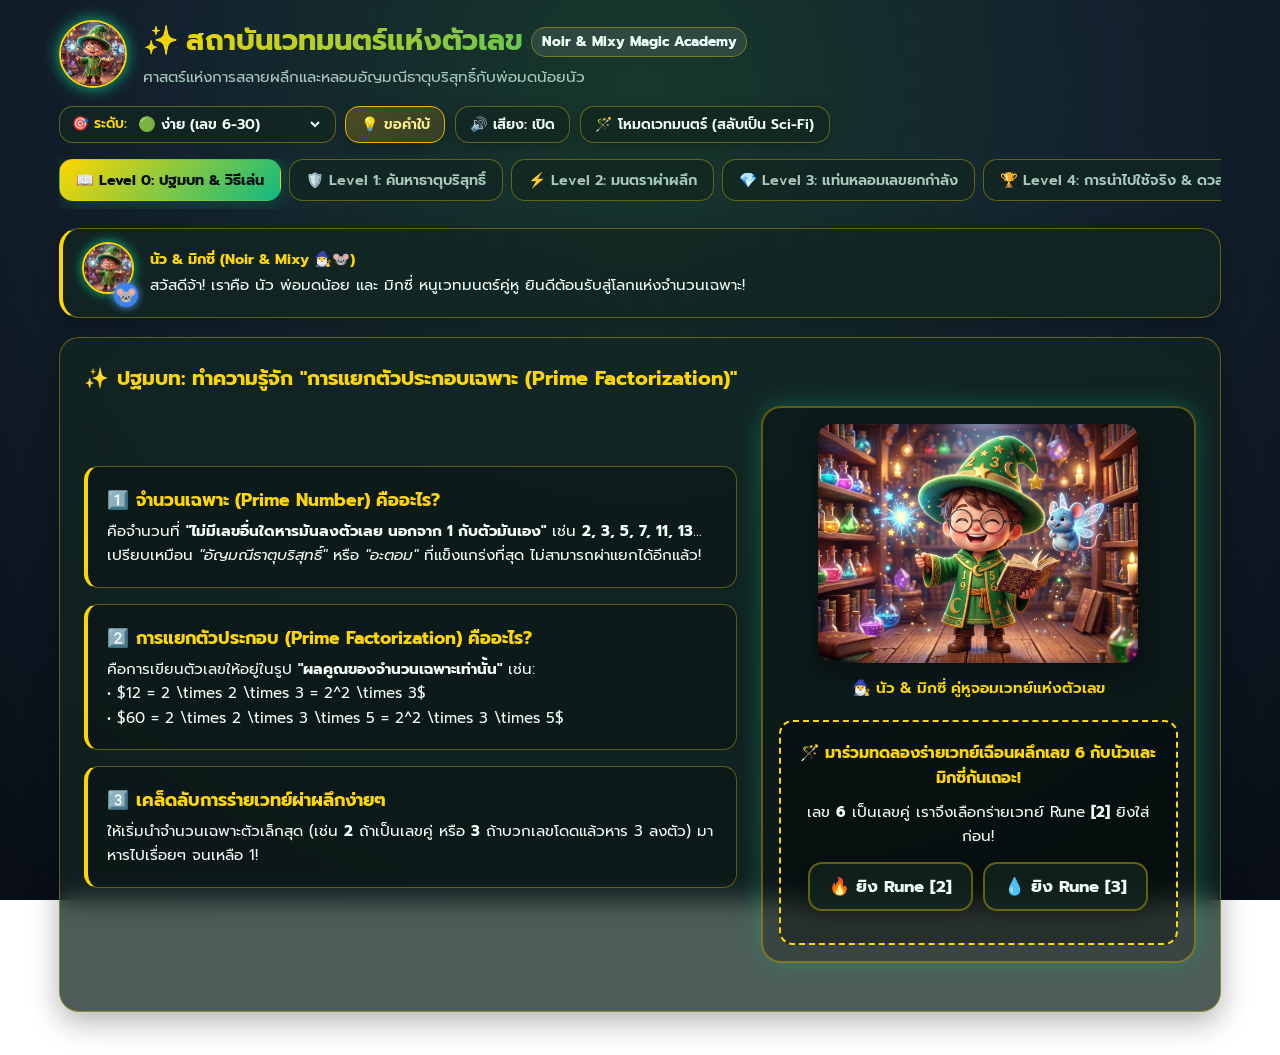
<file: index.html>
<!DOCTYPE html>
<html lang="th">
<head>
  <meta charset="UTF-8">
  <meta name="viewport" content="width=device-width, initial-scale=1.0">
  <title>Prime Factorization: Noir & Mixy Magic Academy</title>
  <meta name="description" content="เรียนรู้การแยกตัวประกอบเฉพาะ (Prime Factorization) แบบอินเตอร์แอคทีฟกับพ่อมดน้อยนัวและมิกซี่ พร้อมระบบ 4 เลเวล และโหมดดวลกับ AI">
  <link rel="stylesheet" href="css/style.css">
</head>
<body class="theme-magic">
  <div class="container">
    
    <!-- Top Header -->
    <header>
      <div class="top-bar">
        <div class="brand-wrapper">
          <img src="assets/mascot.jpg" alt="Mascot Noir & Mixy" class="header-mascot-img" id="header-mascot" title="นัว & มิกซี่">
          <div>
            <h1 class="main-title" id="app-main-title">
              ✨ สถาบันเวทมนตร์แห่งตัวเลข <span class="badge-title">Noir & Mixy Magic Academy</span>
            </h1>
            <p class="subtitle" id="app-subtitle">ศาสตร์แห่งการสลายผลึกและหลอมอัญมณีธาตุบริสุทธิ์กับพ่อมดน้อยนัว</p>
          </div>
        </div>

        <div class="header-controls">
          <!-- Difficulty Selector -->
          <div class="difficulty-selector-group" title="เลือกระดับความยากง่าย">
            <span class="difficulty-label">🎯 ระดับ:</span>
            <select id="difficulty-select" class="difficulty-select">
              <option value="easy" selected>🟢 ง่าย (เลข 6-30)</option>
              <option value="medium">🟡 ปานกลาง (เลข 32-100)</option>
              <option value="hard">🔴 ท้าทาย (เลข 100-360)</option>
            </select>
          </div>

          <!-- Smart Hint Button -->
          <button id="btn-smart-hint" class="btn-hint-main" title="ขอคำใบ้จากมิกซี่">
            💡 ขอคำใบ้
          </button>

          <!-- Sound Toggle -->
          <button id="sound-toggle-btn" class="btn-sound-toggle" title="เปิด/ปิดเสียง">
            🔊 เสียง: เปิด
          </button>

          <!-- Theme Toggle -->
          <button id="theme-toggle-btn" class="btn-theme-toggle" title="สลับโหมดเวทมนตร์ / วิทยาศาสตร์">
            🪄 โหมดเวทมนตร์ (สลับเป็น Sci-Fi)
          </button>
        </div>
      </div>

      <!-- Navigation Tabs -->
      <nav class="nav-tabs" role="tablist">
        <button class="nav-tab active" data-level="0" id="tab-lvl-0">
          <span class="tab-title">📖 Level 0: ปฐมบท & วิธีเล่น</span>
        </button>
        <button class="nav-tab" data-level="1" id="tab-lvl-1">
          <span class="tab-title">🛡️ Level 1: ค้นหาธาตุบริสุทธิ์</span>
        </button>
        <button class="nav-tab" data-level="2" id="tab-lvl-2">
          <span class="tab-title">⚡ Level 2: มนตราผ่าผลึก</span>
        </button>
        <button class="nav-tab" data-level="3" id="tab-lvl-3">
          <span class="tab-title">💎 Level 3: แท่นหลอมเลขยกกำลัง</span>
        </button>
        <button class="nav-tab" data-level="4" id="tab-lvl-4">
          <span class="tab-title">🏆 Level 4: การนำไปใช้จริง & ดวล AI</span>
        </button>
        <button class="nav-tab" data-level="sandbox" id="tab-lvl-sandbox">
          <span class="tab-title">🔮 โหมดร่ายเวทย์อิสระ</span>
        </button>
      </nav>
    </header>

    <!-- AI Companion Interactive Dialogue Box -->
    <aside class="ai-companion-bar" aria-label="AI Assistant Dialogue">
      <div class="ai-avatar-wrapper">
        <img src="assets/mascot.jpg" alt="Avatar Noir & Mixy" class="ai-mascot-thumb">
        <div class="ai-pipo-badge">🐭</div>
      </div>
      <div class="ai-content">
        <div class="ai-name-row">
          <div class="ai-name" id="ai-companion-name">นัว & มิกซี่ (Noir & Mixy 🧙‍♂️🐭)</div>
        </div>
        <div class="ai-dialogue" id="ai-dialogue-text">
          สวัสดีจ้า! เราคือ นัว พ่อมดน้อย และ มิกซี่ หนูเวทมนตร์คู่หู ข้าจะคอยแนะนำเวทมนตร์ตัวเลขและส่งคำใบ้ช่วยเจ้าเอง!
        </div>
      </div>
    </aside>

    <!-- ==================== MAIN SCREENS ==================== -->
    <main>

      <!-- ==================== LEVEL 0: Tutorial & Story ==================== -->
      <section class="level-screen active" data-level="0" id="screen-level-0">
        <div class="card">
          <h2 class="card-title">
            <span>✨</span> ปฐมบท: ทำความรู้จัก "การแยกตัวประกอบเฉพาะ (Prime Factorization)"
          </h2>

          <div class="hero-tutorial-grid">
            <!-- Left: Tutorial Steps -->
            <div>
              <div class="tutorial-step-card">
                <div class="tutorial-step-title"><span>1️⃣</span> จำนวนเฉพาะ (Prime Number) คืออะไร?</div>
                <p style="font-size: 0.95rem; color: var(--text-color);">
                  คือจำนวนที่ <strong>"ไม่มีเลขอื่นใดหารมันลงตัวเลย นอกจาก 1 กับตัวมันเอง"</strong> เช่น <strong>2, 3, 5, 7, 11, 13</strong>... เปรียบเหมือน <em>"อัญมณีธาตุบริสุทธิ์"</em> หรือ <em>"อะตอม"</em> ที่แข็งแกร่งที่สุด ไม่สามารถผ่าแยกได้อีกแล้ว!
                </p>
              </div>

              <div class="tutorial-step-card">
                <div class="tutorial-step-title"><span>2️⃣</span> การแยกตัวประกอบ (Prime Factorization) คืออะไร?</div>
                <p style="font-size: 0.95rem; color: var(--text-color);">
                  คือการเขียนตัวเลขให้อยู่ในรูป <strong>"ผลคูณของจำนวนเฉพาะเท่านั้น"</strong> เช่น:<br>
                  • $12 = 2 \times 2 \times 3 = 2^2 \times 3$<br>
                  • $60 = 2 \times 2 \times 3 \times 5 = 2^2 \times 3 \times 5$
                </p>
              </div>

              <div class="tutorial-step-card">
                <div class="tutorial-step-title"><span>3️⃣</span> เคล็ดลับการร่ายเวทย์ผ่าผลึกง่ายๆ</div>
                <p style="font-size: 0.95rem; color: var(--text-color);">
                  ให้เริ่มนำจำนวนเฉพาะตัวเล็กสุด (เช่น <strong>2</strong> ถ้าเป็นเลขคู่ หรือ <strong>3</strong> ถ้าบวกเลขโดดแล้วหาร 3 ลงตัว) มาหารไปเรื่อยๆ จนเหลือ 1!
                </p>
              </div>
            </div>

            <!-- Right: Mascot Hero Card & Practice Area -->
            <div class="mascot-hero-card">
              <img src="assets/mascot.jpg" alt="Mascot Noir and Mixy" class="mascot-hero-img" id="l0-mascot-img">
              <div class="mascot-hero-caption">🧙‍♂️ นัว & มิกซี่ คู่หูจอมเวทย์แห่งตัวเลข</div>
              <div id="l0-practice-area" style="width: 100%;"></div>
            </div>
          </div>
        </div>
      </section>

      <!-- ==================== LEVEL 1: Prime vs Composite ==================== -->
      <section class="level-screen" data-level="1" id="screen-level-1">
        <div class="card">
          <div class="l2-top-bar">
            <h2 class="card-title">
              <span>🛡️</span> บททดสอบที่ 1: จำแนกธาตุบริสุทธิ์ vs แร่ผสม (Prime vs Composite)
            </h2>
            <button class="btn-random-quest" onclick="window.levelManager.randomizeCurrentLevelQuest()">
              🎲 สุ่มผลึกใหม่
            </button>
          </div>

          <div class="l1-game-area">
            <div class="l1-stats-row">
              <div class="stat-item">คะแนนสะสม: <strong id="l1-score">0</strong>/6</div>
              <div class="stat-item">คอมโบต่อเนื่อง: <strong id="l1-streak">0</strong> 🔥</div>
            </div>
            <div class="progress-track" style="max-width: 500px;">
              <div class="progress-fill" id="l1-progress-bar"></div>
            </div>

            <!-- Target Floating Element Card -->
            <div id="l1-target-item" class="element-card floating">
              <div class="element-inner">
                <span class="element-tag">ผลึกมนตรา</span>
                <span class="element-value">12</span>
              </div>
            </div>

            <div id="l1-feedback">
              <div class="hint-text">🔮 จงเลือกว่าผลึกนี้คือ "ธาตุบริสุทธิ์ (จำนวนเฉพาะ)" หรือ "แร่ผสม (จำนวนประกอบ)"</div>
            </div>

            <!-- Action Buttons -->
            <div class="l1-action-buttons">
              <button id="l1-btn-prime" class="btn-choice btn-prime">
                <span>✨</span> ธาตุบริสุทธิ์ (จำนวนเฉพาะ Prime)
              </button>
              <button id="l1-btn-composite" class="btn-choice btn-composite">
                <span>💥</span> แร่ผสม (จำนวนประกอบ Composite)
              </button>
            </div>
          </div>
        </div>
      </section>

      <!-- ==================== LEVEL 2: Step-by-step Slicing & Factor Tree ==================== -->
      <section class="level-screen" data-level="2" id="screen-level-2">
        <div class="card">
          <div class="l2-top-bar">
            <h2 class="card-title">
              <span>⚡</span> บททดสอบที่ 2: ศาสตร์การผ่าสลายผลึก (Factor Tree Slicing)
            </h2>
            <div class="target-select-wrapper">
              <label for="l2-target-select">เลือกตัวเลขเป้าหมาย:</label>
              <select id="l2-target-select" class="custom-select"></select>
              <button class="btn-random-quest" onclick="window.levelManager.randomizeCurrentLevelQuest()">
                🎲 สุ่มโจทย์ใหม่
              </button>
            </div>
          </div>

          <!-- Factor Tree Canvas SVG -->
          <div class="tree-container">
            <svg id="l2-tree-svg" class="tree-svg"></svg>
          </div>

          <!-- Collected Runes / Atoms -->
          <div class="collected-box">
            <span><strong>อัญมณีธาตุที่แยกได้:</strong></span>
            <div id="l2-collected-factors"></div>
          </div>

          <!-- Weapon Shelves -->
          <div class="weapon-shelf">
            <button class="prime-weapon-btn" data-prime="2" id="weapon-2"><span>🔥</span> [2]</button>
            <button class="prime-weapon-btn" data-prime="3" id="weapon-3"><span>💧</span> [3]</button>
            <button class="prime-weapon-btn" data-prime="5" id="weapon-5"><span>💨</span> [5]</button>
            <button class="prime-weapon-btn" data-prime="7" id="weapon-7"><span>🌱</span> [7]</button>
            <button class="prime-weapon-btn" data-prime="11" id="weapon-11"><span>⚡</span> [11]</button>
            <button class="prime-weapon-btn" data-prime="13" id="weapon-13"><span>🌟</span> [13]</button>
            <button class="prime-weapon-btn" data-prime="17" id="weapon-17"><span>🔮</span> [17]</button>
            <button class="prime-weapon-btn" data-prime="19" id="weapon-19"><span>✨</span> [19]</button>
          </div>

          <div id="l2-feedback"></div>
        </div>
      </section>

      <!-- ==================== LEVEL 3: Exponent Condenser ==================== -->
      <section class="level-screen" data-level="3" id="screen-level-3">
        <div class="card">
          <div class="l2-top-bar">
            <h2 class="card-title">
              <span>💎</span> บททดสอบที่ 3: แท่นควบแน่นสูตรเลขยกกำลัง (Arcane Condenser)
            </h2>
            <div class="target-select-wrapper">
              <label for="l3-target-select">เลือกตัวเลขทดลอง:</label>
              <select id="l3-target-select" class="custom-select"></select>
              <button class="btn-random-quest" onclick="window.levelManager.randomizeCurrentLevelQuest()">
                🎲 สุ่มโจทย์ใหม่
              </button>
            </div>
          </div>

          <div class="l3-raw-box" id="l3-raw-equation">
            12 = 2 &times; 2 &times; 3
          </div>

          <!-- Fusion Slots Grid -->
          <div class="fusion-grid" id="l3-fusion-slots"></div>

          <!-- Final Formula Result -->
          <div class="formula-result-card" id="l3-exponent-formula">
            12 = 2<sup>2</sup> &times; 3
          </div>

          <div id="l3-feedback"></div>
        </div>
      </section>

      <!-- ==================== LEVEL 4: Applications & AI Duel ==================== -->
      <section class="level-screen" data-level="4" id="screen-level-4">
        <div class="card">
          <div class="l2-top-bar">
            <h2 class="card-title">
              <span>🏆</span> บททดสอบที่ 4: การนำไปใช้จริง & ดวลเวทย์กับ AI
            </h2>
            <div class="sub-tabs">
              <button class="sub-tab active" id="l4-tab-venn">ภารกิจที่ 1: หม้อปรุงยา ห.ร.ม. & ค.ร.น.</button>
              <button class="sub-tab" id="l4-tab-rsa">ภารกิจที่ 2: ระบบถอดรหัสลับ RSA</button>
              <button class="sub-tab" id="l4-tab-duel">⚔️ ภารกิจที่ 3: ดวลเวทย์กับ AI</button>
            </div>
          </div>

          <!-- Sub 1: Venn Section -->
          <div id="l4-venn-section">
            <div style="display: flex; justify-content: space-between; align-items: center; flex-wrap: wrap; gap: 0.5rem;">
              <div>
                <strong>ตัวเลขคู่เปรียบเทียบ:</strong> 
                <span class="badge-title" style="font-size: 1.1rem; color: #3b82f6;" id="l4-num-a">12</span> 
                และ 
                <span class="badge-title" style="font-size: 1.1rem; color: #ec4899;" id="l4-num-b">18</span>
              </div>
              <button class="btn btn-primary btn-sm" id="btn-next-venn">🎲 สุ่มคู่ตัวเลขถัดไป ➔</button>
            </div>

            <!-- Venn Diagram Visualization -->
            <div class="venn-diagram-wrapper">
              <div class="venn-circle venn-left">
                <div class="venn-region" id="venn-only-a"></div>
              </div>
              <div class="venn-center-region" id="venn-common"></div>
              <div class="venn-circle venn-right">
                <div class="venn-region" id="venn-only-b"></div>
              </div>
            </div>

            <!-- Results Grid -->
            <div class="venn-results-grid">
              <div class="result-card">
                <div id="l4-gcd-result">
                  <strong>ห.ร.ม. (GCD - ส่วนร่วมตรงกลาง):</strong> 
                  <span class="highlight-val">6</span>
                </div>
                <div class="hint-text">คูณเฉพาะอัญมณี/อะตอมที่อยู่ตรงกลางที่ซ้ำกัน</div>
              </div>
              <div class="result-card">
                <div id="l4-lcm-result">
                  <strong>ค.ร.น. (LCM - รวมทั้งหมด):</strong> 
                  <span class="highlight-val">36</span>
                </div>
                <div class="hint-text">คูณอัญมณี/อะตอมทุกตัวในวงกลมทั้งสอง</div>
              </div>
            </div>

            <div style="margin-top: 1rem; font-size: 0.9rem; color: var(--text-muted);">
              <div>• องค์ประกอบ A (<span id="l4-factors-a"></span>)</div>
              <div>• องค์ประกอบ B (<span id="l4-factors-b"></span>)</div>
            </div>
          </div>

          <!-- Sub 2: RSA Section -->
          <div id="l4-rsa-section" style="display: none;">
            <div class="rsa-controls">
              <div class="rsa-input-group">
                <label for="rsa-prime-p">เลือก Prime ตัวที่ 1 (<i>p</i>):</label>
                <select id="rsa-prime-p" class="custom-select">
                  <option value="3">3</option>
                  <option value="5">5</option>
                  <option value="7" selected>7</option>
                  <option value="11">11</option>
                  <option value="13">13</option>
                  <option value="17">17</option>
                  <option value="19">19</option>
                </select>
              </div>
              <div class="rsa-input-group">
                <label for="rsa-prime-q">เลือก Prime ตัวที่ 2 (<i>q</i>):</label>
                <select id="rsa-prime-q" class="custom-select">
                  <option value="5">5</option>
                  <option value="7">7</option>
                  <option value="11" selected>11</option>
                  <option value="13">13</option>
                  <option value="17">17</option>
                  <option value="19">19</option>
                  <option value="23">23</option>
                </select>
              </div>
              <button class="btn btn-primary" id="btn-update-rsa">⚡ สร้างกุญแจความปลอดภัย</button>
            </div>

            <div class="formula-result-card" style="margin-bottom: 1.5rem;">
              แม่กุญแจดิจิทัล <i>N = p &times; q</i> : <span id="rsa-calc-step">7 &times; 11 = 77</span>
            </div>

            <div id="rsa-explanation"></div>
          </div>

          <!-- Sub 3: AI Friendly Duel Section -->
          <div id="l4-duel-section" style="display: none;">
            <div style="display: flex; justify-content: space-between; align-items: center; margin-bottom: 0.8rem;">
              <p style="font-size: 0.95rem; margin: 0;">
                ⚔️ ดวลความเร็วสลายผลึกกับมิกซี่ AI! เลือกยิง Rune ด้านล่างให้พลังเหลือ 1 ก่อนมิกซี่!
              </p>
              <button class="btn btn-primary btn-sm" id="btn-new-duel">🎲 เริ่มรอบใหม่</button>
            </div>

            <div class="duel-arena">
              <!-- Player Card -->
              <div class="duel-combatant-card player-card">
                <div class="combatant-avatar">🧙‍♂️</div>
                <div class="combatant-name" style="color: #10b981;">จอมเวทย์น้อย (คุณ)</div>
                <div class="hp-bar-track">
                  <div class="hp-fill" id="duel-player-hp" style="width: 0%;"></div>
                </div>
                <div>พลังงานผลึกที่เหลือ:</div>
                <div class="duel-target-display" id="duel-player-target">24</div>
                <div style="font-size: 0.85rem; color: var(--text-muted);">อัญมณีที่ได้:</div>
                <div id="duel-player-factors" style="margin-top: 0.4rem;"></div>
              </div>

              <!-- AI Card -->
              <div class="duel-combatant-card ai-card">
                <div class="combatant-avatar">🐭</div>
                <div class="combatant-name" style="color: #3b82f6;">มิกซี่ (AI คู่หู)</div>
                <div class="hp-bar-track">
                  <div class="hp-fill ai-hp" id="duel-ai-hp" style="width: 0%;"></div>
                </div>
                <div>พลังงานผลึกที่เหลือ:</div>
                <div class="duel-target-display" id="duel-ai-target">24</div>
                <div style="font-size: 0.85rem; color: var(--text-muted);">อัญมณีที่ได้:</div>
                <div id="duel-ai-factors" style="margin-top: 0.4rem;"></div>
              </div>
            </div>

            <!-- Slice Weapons for Duel -->
            <div style="margin-top: 1.2rem; text-align: center;">
              <div class="hint-text">เลือก Rune เพื่อยิงผ่าพลังงานของคุณ:</div>
              <div class="weapon-shelf">
                <button class="prime-weapon-btn" data-prime="2">🔥 [2]</button>
                <button class="prime-weapon-btn" data-prime="3">💧 [3]</button>
                <button class="prime-weapon-btn" data-prime="5">💨 [5]</button>
                <button class="prime-weapon-btn" data-prime="7">🌱 [7]</button>
                <button class="prime-weapon-btn" data-prime="11">⚡ [11]</button>
                <button class="prime-weapon-btn" data-prime="13">🌟 [13]</button>
              </div>
            </div>
          </div>
        </div>
      </section>

      <!-- ==================== SANDBOX MODE ==================== -->
      <section class="level-screen" data-level="sandbox" id="screen-sandbox">
        <div class="card">
          <h2 class="card-title">
            <span>🔬</span> ห้องทดลองเสรี (Sandbox Mode) — แยกตัวประกอบตัวเลขใดๆ
          </h2>

          <div class="sandbox-top-controls">
            <label for="sandbox-input-num">พิมพ์ตัวเลขที่ต้องการทดสอบ (2 - 9999):</label>
            <input type="number" id="sandbox-input-num" class="num-input" value="60" min="2" max="9999">
            <button class="btn btn-primary" id="btn-sandbox-auto">✨ เล่นแอนิเมชันแยกอัตโนมัติ</button>
            <button class="btn btn-choice" style="padding: 0.5rem 1rem; font-size: 0.9rem;" id="btn-sandbox-reset">🔄 รีเซ็ต</button>
          </div>

          <!-- Tree SVG -->
          <div class="tree-container zoomable" id="sandbox-tree-container">
            <svg id="sandbox-tree-svg" class="tree-svg"></svg>
            <div class="zoom-controls">
              <button id="sandbox-zoom-in" title="Zoom In">＋</button>
              <button id="sandbox-zoom-reset" title="Reset View">⊙</button>
              <button id="sandbox-zoom-out" title="Zoom Out">－</button>
            </div>
            <div class="zoom-hint-badge">🖱 Scroll เพื่อ Zoom · Drag เพื่อเลื่อน</div>
          </div>

          <div class="collected-box">
            <span><strong>ตัวประกอบที่ได้:</strong></span>
            <div id="sandbox-collected"></div>
          </div>

          <div class="formula-result-card" style="margin-top: 1rem;">
            <span>รูปเลขยกกำลัง: </span>
            <span id="sandbox-exp-display">60 = 2<sup>2</sup> &times; 3 &times; 5</span>
          </div>

          <!-- Manual Slice Weapons -->
          <div style="margin-top: 1rem; text-align: center;">
            <div class="hint-text" style="margin-bottom: 0.5rem;">หรือเลือกยิงแยกตัวประกอบด้วยตนเอง:</div>
            <div class="weapon-shelf">
              <button class="prime-weapon-btn sandbox-weapon-btn" data-prime="2">⚡ [2]</button>
              <button class="prime-weapon-btn sandbox-weapon-btn" data-prime="3">💧 [3]</button>
              <button class="prime-weapon-btn sandbox-weapon-btn" data-prime="5">💨 [5]</button>
              <button class="prime-weapon-btn sandbox-weapon-btn" data-prime="7">🌱 [7]</button>
              <button class="prime-weapon-btn sandbox-weapon-btn" data-prime="11">🌟 [11]</button>
              <button class="prime-weapon-btn sandbox-weapon-btn" data-prime="13">🔮 [13]</button>
              <button class="prime-weapon-btn sandbox-weapon-btn" data-prime="17">⚡ [17]</button>
            </div>
          </div>
        </div>
      </section>
    </main>

    <!-- Level Clear Modal with Mascot -->
    <div class="modal-overlay" id="level-complete-modal">
      <div class="modal-card">
        <img src="assets/mascot.jpg" alt="Celebration Mascot" class="modal-mascot-img">
        <h3 class="modal-title" id="complete-title">🎉 ยินดีด้วย! ผ่านบททดสอบ!</h3>
        <p class="modal-desc" id="complete-desc">เจ้าได้บรรลุเป้าหมายการเรียนรู้ในระดับนี้แล้ว</p>
        <div class="modal-actions">
          <button class="btn btn-primary" id="btn-next-level">ก้าวสู่ระดับถัดไป ➔</button>
          <button class="btn btn-choice" style="padding: 0.5rem 1rem;" id="modal-close-btn">ปิด</button>
        </div>
      </div>
    </div>

  </div>

  <!-- Scripts -->
  <script src="js/audio.js"></script>
  <script src="js/mathUtils.js"></script>
  <script src="js/levels.js"></script>
  <script src="js/app.js"></script>
</body>
</html>
</file>
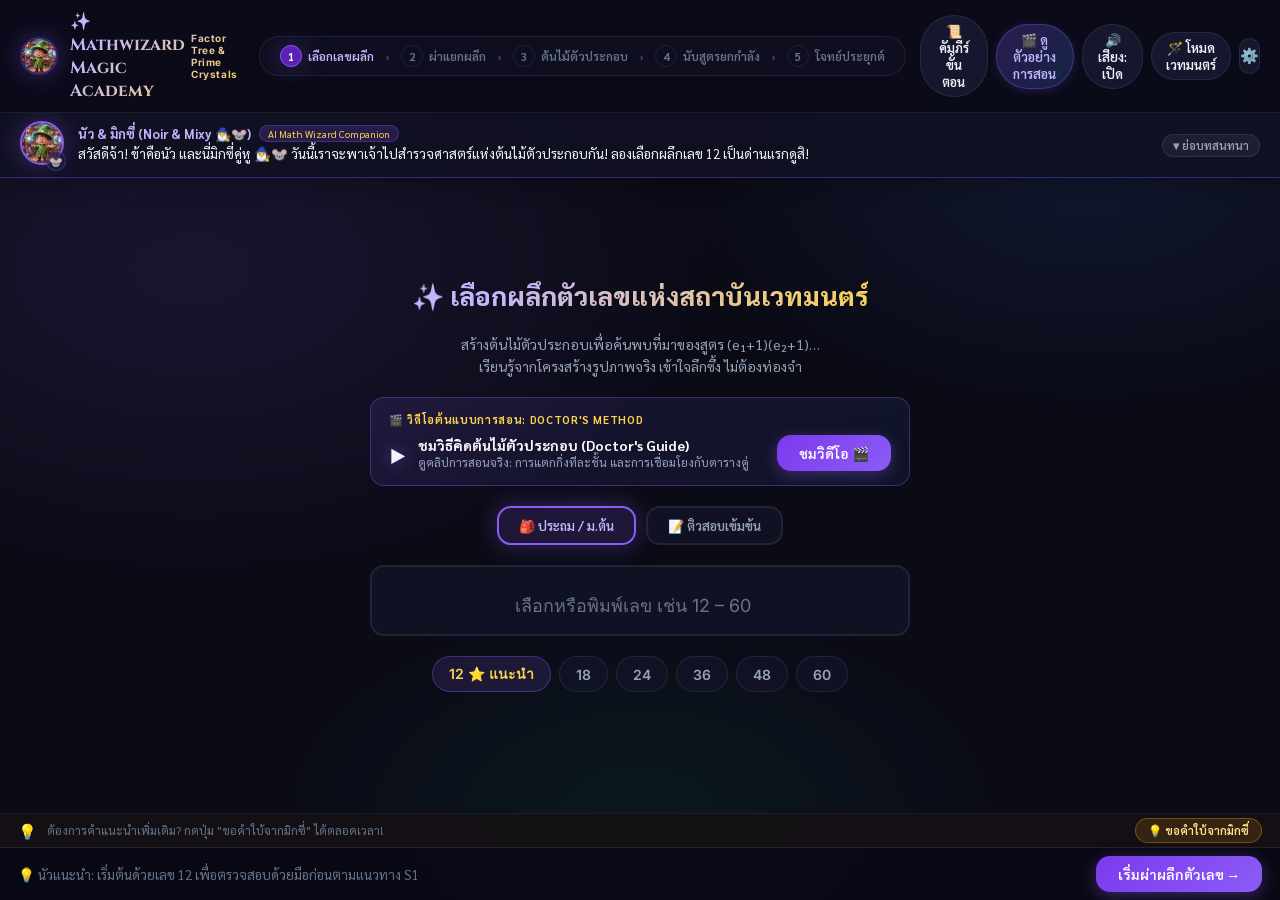
<file: Prime Factorization + Mathwizard V2/index.html>
<!DOCTYPE html>
<html lang="th">
<head>
  <meta charset="UTF-8">
  <meta name="viewport" content="width=device-width, initial-scale=1.0">
  <title>Mathwizard Magic Academy — ต้นไม้ตัวประกอบ & สถาบันเวทมนตร์แห่งตัวเลข</title>
  <meta name="description" content="เรียนรู้การแยกตัวประกอบเฉพาะและต้นไม้ตัวประกอบ (Prime Factorization & Factor Tree) แบบอินเตอร์แอคทีฟกับพ่อมดน้อยนัวและมิกซี่ พร้อมเชื่อมโยงกับตารางคู่">
  <link rel="stylesheet" href="css/style.css">
</head>
<body class="theme-magic">

  <!-- ==================== TOP HEADER ==================== -->
  <header id="app-header">
    <div class="brand-section">
      <img src="assets/mascot.jpg" alt="Mascot Noir & Mixy" class="brand-avatar" id="brand-avatar" title="นัว & มิกซี่ (Noir & Mixy)">
      <div class="brand-info">
        <h1 class="brand-title">
          ✨ Mathwizard Magic Academy <span class="brand-tag">Factor Tree & Prime Crystals</span>
        </h1>
      </div>
    </div>

    <!-- Interactive Progress Step Bar -->
    <nav id="stage-progress" aria-label="ขั้นตอนการเรียนรู้"></nav>

    <!-- Header Controls -->
    <div class="header-controls">
      <button id="btn-toggle-log" class="btn-pill" aria-label="เปิดหรือปิดคัมภีร์บันทึกขั้นตอน" title="คลิกเพื่อเปิด/ปิดคัมภีร์บันทึกขั้นตอน">
        📜 คัมภีร์ขั้นตอน
      </button>
      <button id="btn-open-video-header" class="btn-pill btn-video-top" aria-label="ชมวิดีโอตัวอย่างการสอน">
        🎬 ดูตัวอย่างการสอน
      </button>
      <button id="btn-sound-toggle" class="btn-pill" aria-label="เปิดหรือปิดเสียง">
        🔊 เสียง: เปิด
      </button>
      <button id="btn-theme-toggle" class="btn-pill" aria-label="สลับธีมเวทมนตร์หรือไซไฟ">
        🪄 โหมดเวทมนตร์
      </button>
      <button id="btn-settings" class="btn-icon" aria-label="ตั้งค่า AI API Key" title="ตั้งค่า Gemini API (ไม่จำเป็นต้องใส่)">
        ⚙️
      </button>
    </div>
  </header>

  <!-- ==================== NOIR & MIXY AI COMPANION BAR ==================== -->
  <aside id="ai-companion-bar" aria-label="บทสนทนาคู่หูเวทมนตร์ นัว & มิกซี่">
    <div class="ai-avatar-box">
      <img src="assets/mascot.jpg" alt="Noir & Mixy Mascot" class="ai-mascot-img" id="ai-mascot-img">
      <div class="ai-mood-badge" id="ai-mood-badge">🐭</div>
    </div>
    <div class="ai-content">
      <div class="ai-header-row">
        <span class="ai-name">นัว & มิกซี่ (Noir & Mixy 🧙‍♂️🐭)</span>
        <span class="ai-title-tag">AI Math Wizard Companion</span>
      </div>
      <div class="ai-dialogue" id="ai-dialogue-text">
        สวัสดีจ้า! ข้าคือนัว พ่อมดน้อยแห่งสถาบันเวทมนตร์ และนี่คือมิกซี่หนูคู่หู! วันนี้เราจะพาเจ้าไปสำรวจความลับของต้นไม้ตัวประกอบกัน!
      </div>
    </div>
    <button id="btn-toggle-companion" class="btn-toggle-mini" title="ย่อหรือขยายบทสนทนา" aria-label="ย่อหรือขยายบทสนทนา">
      <span id="companion-toggle-label">▾ ย่อบทสนทนา</span>
    </button>
  </aside>

  <!-- ==================== MAIN WORKSPACE ==================== -->
  <main id="app-main">
    <!-- 1. Left Sidebar: Magic Step Log (Collapsed by default) -->
    <aside id="step-log-panel" class="collapsed">
      <div class="panel-title-bar">
        <span>📜 คัมภีร์บันทึกขั้นตอน</span>
        <button id="btn-close-log" class="btn-close-panel" title="ย่อคัมภีร์" aria-label="ปิดคัมภีร์">✕</button>
      </div>
      <div id="log-entries" role="log" aria-live="polite" aria-label="บันทึกขั้นตอนการแก้โจทย์"></div>
    </aside>

    <!-- 2. Center Workspace: Tree Panel or Stage Content -->
    <section id="workspace-area">
      <!-- Factor Tree Visualization Panel -->
      <div id="tree-panel" style="display:none">
        <div class="tree-header-bar">
          <span class="tree-title">🌿 ลานร่ายเวทย์ต้นไม้ตัวประกอบ (Horizontal Factor Tree)</span>
          <div style="display:flex;align-items:center;gap:8px;margin-left:auto">
            <button id="btn-focus-tree" class="btn-tree-focus" title="สลับโหมดขยายต้นไม้เต็มจอ">
              <span id="focus-tree-label">⛶ ขยายเต็มจอ</span>
            </button>
            <span id="tree-n-badge" class="tree-n-badge"></span>
          </div>
        </div>
        <div id="tree-canvas-wrap">
          <div id="tree-empty-state">
            <div class="tree-empty-icon">🌱</div>
            <div>กดปุ่ม "ร่ายเวทย์แตกกิ่ง" ด้านล่างเพื่อเริ่มกำเนิดต้นไม้ตัวประกอบ</div>
          </div>
          <svg id="tree-svg" xmlns="http://www.w3.org/2000/svg"></svg>
        </div>
        <!-- COUNT stage formula section will be dynamically injected here -->
      </div>

      <!-- Stage Content Wrap (PICK / PEEL / APPLY) -->
      <div id="stage-content-wrap"></div>
    </section>

    <!-- 3. Right Sidebar: Divisor Pairs Mirror Table -->
    <aside id="pair-panel" style="display:none">
      <div class="pair-header-bar">⇄ กระจกตารางคู่ตรวจสอบ</div>
      <div id="pair-table-entries" role="region" aria-label="ตารางคู่ตรวจสอบตัวประกอบ"></div>
    </aside>
  </main>

  <!-- ==================== BOTTOM ACTION & SMART HINT BAR ==================== -->
  <footer id="bottom-bar">
    <div id="hint-ribbon">
      <span class="hint-icon-box">💡</span>
      <span id="hint-ribbon-text"></span>
      <button id="btn-request-hint" class="btn-hint">💡 ขอคำใบ้จากมิกซี่</button>
    </div>
    <div id="action-bar"></div>
  </footer>

  <!-- ==================== MODAL: DOCTOR VIDEO GUIDE ==================== -->
  <div class="modal-overlay" id="video-modal" role="dialog" aria-modal="true" aria-label="วิดีโอตัวอย่างการสอนโดย Doctor">
    <div class="modal-dialog video-modal-dialog">
      <div class="video-modal-header">
        <div>
          <div class="modal-title" style="margin-bottom:2px">🎬 วิดีโอต้นแบบการสอน: วิธีคิดต้นไม้ตัวประกอบ (Doctor's Method)</div>
          <div style="font-size:12.5px;color:var(--text-muted)">รากฐานแนวคิด: สร้างความเข้าใจตัวประกอบเฉพาะผ่านต้นไม้และตารางคู่ ไม่ท่องสูตร แต่เข้าใจจริง</div>
        </div>
        <button class="modal-close-btn" id="btn-close-video" aria-label="ปิดหน้าต่างวิดีโอ">✕</button>
      </div>

      <div class="video-frame-container">
        <video id="doctor-video" controls playsinline preload="metadata">
          <source src="assets/doctor_video.mp4" type="video/mp4">
          เบราว์เซอร์ของคุณไม่รองรับการเล่นวิดีโอนี้
        </video>
      </div>

      <div class="video-key-points">
        <div class="vkp-title">📌 4 เสาหลักสำคัญจากวิดีโอต้นแบบ:</div>
        <div class="vkp-grid">
          <div class="vkp-item">
            <span class="vkp-num">1</span>
            <div><strong>ผ่าแยกผลึก (Peel)</strong> — เอาจำนวนเฉพาะมาหารจนเหลือ 1 ได้เลขชี้กำลัง $p^e$</div>
          </div>
          <div class="vkp-item">
            <span class="vkp-num">2</span>
            <div><strong>แตกกิ่งต้นไม้ (Tree)</strong> — เริ่มที่ 1 แล้วแตกกิ่งตามตัวเลือก $p^0, p^1, \dots, p^e$</div>
          </div>
          <div class="vkp-item">
            <span class="vkp-num">3</span>
            <div><strong>ยืนยันด้วยตารางคู่ (Pairs)</strong> — ปลายกิ่งตรงกับคู่คูณ $a \times b = n$ ครบถ้วน</div>
          </div>
          <div class="vkp-item">
            <span class="vkp-num">4</span>
            <div><strong>ที่มาของสูตร $(e+1)$</strong> — $+1$ มาจากกิ่ง $p^0=1$ (ทางเลือกที่ไม่หยิบ $p$ เลย)</div>
          </div>
        </div>
      </div>
    </div>
  </div>

  <!-- ==================== MODAL: SETTINGS & GEMINI API ==================== -->
  <div class="modal-overlay" id="settings-modal" role="dialog" aria-modal="true" aria-label="การตั้งค่า">
    <div class="modal-dialog">
      <div class="modal-title">⚙️ ตั้งค่า Gemini AI (ไม่จำเป็นต้องใส่)</div>
      <div class="modal-field">
        <label class="modal-label" for="api-key-input">Gemini API Key</label>
        <input class="modal-input" type="password" id="api-key-input" placeholder="AIza..." autocomplete="off" spellcheck="false">
        <div class="modal-hint">เก็บไว้ใน Session ของเบราว์เซอร์เท่านั้น · หากไม่ใส่ ระบบจะใช้ระบบคำใบ้อัจฉริยะในตัว</div>
      </div>
      <div class="modal-field">
        <label class="modal-label" for="model-select">Gemini Model</label>
        <select class="modal-input" id="model-select">
          <option value="gemini-2.0-flash">gemini-2.0-flash (แนะนำ)</option>
          <option value="gemini-1.5-flash">gemini-1.5-flash</option>
          <option value="gemini-2.5-flash">gemini-2.5-flash</option>
        </select>
      </div>
      <div class="modal-action-row">
        <button class="btn btn-ghost" id="btn-modal-cancel">ยกเลิก</button>
        <button class="btn btn-primary" id="btn-modal-save">บันทึก</button>
      </div>
    </div>
  </div>

  <!-- ==================== SCRIPTS ==================== -->
  <script src="js/engine.js"></script>
  <script src="js/audio.js"></script>
  <script src="js/companion.js"></script>
  <script src="js/app.js"></script>
</body>
</html>
</file>
<file: css/style.css>
/* ==========================================================================
   PRIME FACTORIZATION INTERACTIVE LEARNING: DUAL-THEME STYLESHEET
   ========================================================================== */

@import url('https://fonts.googleapis.com/css2?family=Cinzel:wght@700&family=Kanit:wght@300;400;500;600;700&family=Orbitron:wght@600;800&family=Prompt:wght@400;600;700&display=swap');

/* --- CSS Variables & Theme Palettes --- */
:root {
  --font-main: 'Prompt', 'Kanit', sans-serif;
  --font-heading: 'Kanit', sans-serif;
  --radius-sm: 8px;
  --radius-md: 14px;
  --radius-lg: 20px;
  --radius-full: 9999px;
  --transition-fast: 0.2s ease;
  --transition-smooth: 0.35s cubic-bezier(0.4, 0, 0.2, 1);
}

/* 🪄 MAGIC REALM THEME (Emerald Green & Twilight Amethyst - Noir & Mixy Style) */
body.theme-magic {
  --bg-gradient: radial-gradient(circle at 50% 10%, #17382b 0%, #13222e 45%, #080d16 100%);
  --bg-card: rgba(18, 38, 32, 0.75);
  --bg-card-hover: rgba(28, 58, 48, 0.85);
  --border-color: rgba(255, 215, 0, 0.35);
  --border-glow: rgba(16, 185, 129, 0.6);
  --accent-color: #ffd700;
  --accent-glow: #10b981;
  --accent-gradient: linear-gradient(135deg, #ffd700 0%, #10b981 100%);
  --text-color: #f3fdf8;
  --text-muted: #a7cbbe;
  --badge-prime-bg: #064e3b;
  --badge-prime-border: #ffd700;
  --badge-composite-bg: #1c2e26;
  --badge-composite-border: #3b82f6;
  --active-node-bg: #eab308;
  --shadow-glow: 0 0 25px rgba(16, 185, 129, 0.35);
  --ai-avatar-bg: linear-gradient(135deg, #10b981 0%, #3b82f6 100%);
  --font-brand: 'Cinzel', 'Prompt', serif;
}

/* ⚛️ QUANTUM SCI-FI THEME */
body.theme-scifi {
  --bg-gradient: radial-gradient(circle at 50% 10%, #0d2847 0%, #06152b 50%, #020914 100%);
  --bg-card: rgba(10, 28, 54, 0.75);
  --bg-card-hover: rgba(16, 45, 84, 0.85);
  --border-color: rgba(0, 240, 255, 0.25);
  --border-glow: rgba(0, 240, 255, 0.6);
  --accent-color: #00f0ff;
  --accent-glow: #00e5ff;
  --accent-gradient: linear-gradient(135deg, #00f0ff, #0077ff);
  --text-color: #e0f7ff;
  --text-muted: #7ca5cb;
  --badge-prime-bg: #003b5c;
  --badge-prime-border: #00f0ff;
  --badge-composite-bg: #08213d;
  --badge-composite-border: #ff7700;
  --active-node-bg: #ff6600;
  --shadow-glow: 0 0 25px rgba(0, 240, 255, 0.35);
  --ai-avatar-bg: linear-gradient(135deg, #00b4db 0%, #0083b0 100%);
  --font-brand: 'Orbitron', 'Prompt', sans-serif;
}

/* --- Base Resets --- */
* {
  margin: 0;
  padding: 0;
  box-sizing: border-box;
}

body {
  font-family: var(--font-main);
  background: var(--bg-gradient);
  background-attachment: fixed;
  color: var(--text-color);
  min-height: 100vh;
  line-height: 1.6;
  overflow-x: hidden;
  transition: background 0.5s ease, color 0.3s ease;
}

/* Background Animated Grid / Starlight overlay */
body::before {
  content: '';
  position: fixed;
  inset: 0;
  background-image: radial-gradient(rgba(255, 255, 255, 0.08) 1px, transparent 1px);
  background-size: 32px 32px;
  pointer-events: none;
  z-index: 0;
}

.container {
  max-width: 1200px;
  margin: 0 auto;
  padding: 1.2rem;
  position: relative;
  z-index: 1;
}

/* --- Header & Navigation --- */
header {
  display: flex;
  flex-direction: column;
  gap: 1rem;
  margin-bottom: 1.2rem;
}

.top-bar {
  display: flex;
  justify-content: space-between;
  align-items: center;
  flex-wrap: wrap;
  gap: 1rem;
}

.brand-wrapper {
  display: flex;
  align-items: center;
  gap: 1rem;
}

.header-mascot-img {
  width: 68px;
  height: 68px;
  border-radius: 50%;
  object-fit: cover;
  border: 2px solid var(--accent-color);
  box-shadow: 0 0 15px var(--accent-glow);
  cursor: pointer;
  transition: transform 0.3s ease;
}

.header-mascot-img:hover {
  transform: scale(1.1) rotate(5deg);
}

.main-title {
  font-family: var(--font-brand);
  font-size: 1.8rem;
  font-weight: 700;
  background: var(--accent-gradient);
  -webkit-background-clip: text;
  -webkit-text-fill-color: transparent;
  display: flex;
  align-items: center;
  gap: 0.5rem;
  flex-wrap: wrap;
}

.badge-title {
  font-size: 0.85rem;
  padding: 0.2rem 0.6rem;
  border-radius: var(--radius-full);
  background: rgba(255, 255, 255, 0.1);
  border: 1px solid var(--border-color);
  -webkit-text-fill-color: var(--text-color);
  font-family: var(--font-main);
}

.subtitle {
  font-size: 0.95rem;
  color: var(--text-muted);
}

.header-controls {
  display: flex;
  gap: 0.6rem;
  align-items: center;
  flex-wrap: wrap;
}

/* Difficulty Selector Style */
.difficulty-selector-group {
  display: flex;
  align-items: center;
  gap: 0.4rem;
  background: var(--bg-card);
  padding: 0.35rem 0.75rem;
  border-radius: var(--radius-md);
  border: 1px solid var(--border-color);
}

.difficulty-label {
  font-size: 0.85rem;
  font-weight: 600;
  color: var(--accent-color);
}

.difficulty-select {
  background: transparent;
  color: var(--text-color);
  border: none;
  font-family: var(--font-main);
  font-size: 0.9rem;
  font-weight: 600;
  cursor: pointer;
  outline: none;
}

.btn-theme-toggle,
.btn-sound-toggle,
.btn-hint-main {
  background: var(--bg-card);
  color: var(--text-color);
  border: 1px solid var(--border-color);
  padding: 0.45rem 0.9rem;
  border-radius: var(--radius-md);
  cursor: pointer;
  font-family: var(--font-main);
  font-size: 0.88rem;
  font-weight: 600;
  backdrop-filter: blur(8px);
  transition: var(--transition-fast);
  box-shadow: 0 4px 12px rgba(0, 0, 0, 0.2);
  display: flex;
  align-items: center;
  gap: 0.35rem;
}

.btn-theme-toggle:hover,
.btn-sound-toggle:hover,
.btn-hint-main:hover {
  background: var(--bg-card-hover);
  border-color: var(--accent-glow);
  box-shadow: var(--shadow-glow);
  transform: translateY(-2px);
}

.btn-hint-main {
  background: linear-gradient(135deg, rgba(234, 179, 8, 0.25), rgba(245, 158, 11, 0.15));
  border-color: #eab308;
  color: #fef08a;
}

/* Nav Tabs */
.nav-tabs {
  display: flex;
  gap: 0.5rem;
  overflow-x: auto;
  padding-bottom: 0.5rem;
  scrollbar-width: none;
}

.nav-tabs::-webkit-scrollbar {
  display: none;
}

.nav-tab {
  background: var(--bg-card);
  border: 1px solid var(--border-color);
  color: var(--text-muted);
  padding: 0.55rem 1rem;
  border-radius: var(--radius-md);
  cursor: pointer;
  font-family: var(--font-main);
  font-size: 0.9rem;
  font-weight: 600;
  white-space: nowrap;
  transition: var(--transition-fast);
  display: flex;
  align-items: center;
  gap: 0.4rem;
  backdrop-filter: blur(8px);
}

.nav-tab:hover {
  color: var(--text-color);
  border-color: var(--accent-glow);
}

.nav-tab.active {
  background: var(--accent-gradient);
  color: #060d17;
  font-weight: 700;
  border-color: transparent;
  box-shadow: var(--shadow-glow);
}

/* --- AI Assistant & Mascot Dialogue Bar --- */
.ai-companion-bar {
  background: var(--bg-card);
  border: 1px solid var(--border-color);
  border-radius: var(--radius-lg);
  padding: 0.85rem 1.2rem;
  display: flex;
  align-items: center;
  gap: 1rem;
  margin-bottom: 1.2rem;
  backdrop-filter: blur(12px);
  box-shadow: 0 8px 24px rgba(0, 0, 0, 0.25);
  border-left: 4px solid var(--accent-color);
  position: relative;
}

.ai-avatar-wrapper {
  position: relative;
  flex-shrink: 0;
}

.ai-mascot-thumb {
  width: 52px;
  height: 52px;
  border-radius: 50%;
  object-fit: cover;
  border: 2px solid var(--accent-color);
  box-shadow: 0 0 12px var(--accent-glow);
}

.ai-pipo-badge {
  position: absolute;
  bottom: -4px;
  right: -4px;
  font-size: 1.1rem;
  background: #3b82f6;
  border-radius: 50%;
  width: 24px;
  height: 24px;
  display: flex;
  align-items: center;
  justify-content: center;
  box-shadow: 0 0 8px #60a5fa;
}

.ai-content {
  flex: 1;
}

.ai-name-row {
  display: flex;
  justify-content: space-between;
  align-items: center;
  margin-bottom: 0.15rem;
}

.ai-name {
  font-size: 0.9rem;
  font-weight: 700;
  color: var(--accent-color);
}

.ai-dialogue {
  font-size: 0.95rem;
  color: var(--text-color);
}

/* --- Main Screen Layouts --- */
.level-screen {
  display: none;
  animation: fadeIn 0.4s ease;
}

.level-screen.active {
  display: block;
}

@keyframes fadeIn {
  from { opacity: 0; transform: translateY(8px); }
  to { opacity: 1; transform: translateY(0); }
}

.card {
  background: var(--bg-card);
  border: 1px solid var(--border-color);
  border-radius: var(--radius-lg);
  padding: 1.5rem;
  backdrop-filter: blur(12px);
  box-shadow: 0 10px 30px rgba(0, 0, 0, 0.3);
  margin-bottom: 1.5rem;
}

.card-title {
  font-size: 1.25rem;
  font-weight: 700;
  margin-bottom: 0.8rem;
  display: flex;
  align-items: center;
  gap: 0.5rem;
  color: var(--accent-color);
}

/* --- Level 0 Tutorial & Hero Styles --- */
.hero-tutorial-grid {
  display: grid;
  grid-template-columns: 1.2fr 0.8fr;
  gap: 1.5rem;
  align-items: center;
  margin-bottom: 1.5rem;
}

.mascot-hero-card {
  display: flex;
  flex-direction: column;
  align-items: center;
  background: rgba(0, 0, 0, 0.25);
  border: 2px solid var(--border-color);
  border-radius: var(--radius-lg);
  padding: 1rem;
  text-align: center;
  box-shadow: var(--shadow-glow);
}

.mascot-hero-img {
  width: 100%;
  max-width: 320px;
  border-radius: var(--radius-md);
  object-fit: cover;
  box-shadow: 0 8px 24px rgba(0, 0, 0, 0.4);
  margin-bottom: 0.8rem;
  transition: transform 0.3s ease;
}

.mascot-hero-img:hover {
  transform: scale(1.03);
}

.mascot-hero-caption {
  font-size: 0.95rem;
  font-weight: 600;
  color: var(--accent-color);
}

.tutorial-step-card {
  background: rgba(0, 0, 0, 0.25);
  border: 1px solid var(--border-color);
  border-radius: var(--radius-md);
  padding: 1.2rem;
  margin-bottom: 1rem;
  border-left: 4px solid var(--accent-color);
  transition: var(--transition-fast);
}

.tutorial-step-card:hover {
  border-color: var(--accent-glow);
  transform: translateX(4px);
}

.tutorial-step-title {
  font-size: 1.1rem;
  font-weight: 700;
  color: var(--accent-color);
  margin-bottom: 0.3rem;
  display: flex;
  align-items: center;
  gap: 0.4rem;
}

.tutorial-interactive-box {
  background: rgba(0, 0, 0, 0.3);
  border: 2px dashed var(--accent-color);
  border-radius: var(--radius-md);
  padding: 1.2rem;
  text-align: center;
  margin-top: 1.2rem;
}

/* --- Level 1 Styles --- */
.l1-game-area {
  display: flex;
  flex-direction: column;
  align-items: center;
  gap: 1.2rem;
  text-align: center;
}

.l1-stats-row {
  display: flex;
  justify-content: space-around;
  width: 100%;
  max-width: 500px;
  background: rgba(0, 0, 0, 0.2);
  padding: 0.75rem 1rem;
  border-radius: var(--radius-md);
  border: 1px solid var(--border-color);
}

.stat-item {
  font-size: 0.9rem;
  color: var(--text-muted);
}

.stat-item strong {
  font-size: 1.2rem;
  color: var(--accent-color);
  margin-left: 0.3rem;
}

.progress-track {
  width: 100%;
  height: 8px;
  background: rgba(255, 255, 255, 0.1);
  border-radius: var(--radius-full);
  overflow: hidden;
  margin-top: 0.5rem;
}

.progress-fill {
  height: 100%;
  background: var(--accent-gradient);
  width: 0%;
  transition: width 0.3s ease;
}

.element-card {
  width: 140px;
  height: 140px;
  border-radius: var(--radius-lg);
  background: var(--bg-card);
  border: 2px solid var(--border-color);
  display: flex;
  align-items: center;
  justify-content: center;
  box-shadow: 0 12px 30px rgba(0, 0, 0, 0.4);
  transition: var(--transition-smooth);
  cursor: pointer;
}

.element-card.floating {
  animation: floatAnim 3s ease-in-out infinite;
}

@keyframes floatAnim {
  0%, 100% { transform: translateY(0); }
  50% { transform: translateY(-10px); }
}

.element-inner {
  display: flex;
  flex-direction: column;
  align-items: center;
  gap: 0.3rem;
}

.element-tag {
  font-size: 0.75rem;
  color: var(--text-muted);
  text-transform: uppercase;
}

.element-value {
  font-size: 2.8rem;
  font-weight: 700;
  color: var(--text-color);
}

.l1-action-buttons {
  display: flex;
  gap: 1.2rem;
  flex-wrap: wrap;
  justify-content: center;
}

.btn-choice {
  padding: 0.85rem 1.8rem;
  font-size: 1.05rem;
  font-weight: 600;
  border-radius: var(--radius-md);
  cursor: pointer;
  transition: var(--transition-fast);
  border: 2px solid transparent;
  font-family: var(--font-main);
  display: flex;
  align-items: center;
  gap: 0.5rem;
}

.btn-prime {
  background: linear-gradient(135deg, #10b981 0%, #059669 100%);
  color: white;
  box-shadow: 0 4px 15px rgba(16, 185, 129, 0.4);
}

.btn-composite {
  background: linear-gradient(135deg, #f59e0b 0%, #d97706 100%);
  color: white;
  box-shadow: 0 4px 15px rgba(245, 158, 11, 0.4);
}

.btn-choice:hover {
  transform: translateY(-3px) scale(1.03);
}

/* Animations for Level 1 feedback */
.glow-success {
  animation: pulseGlow 1s ease;
  border-color: #10b981 !important;
  box-shadow: 0 0 35px #10b981 !important;
}

.shatter-anim {
  animation: shatter 0.8s ease forwards;
}

.shake-anim {
  animation: shake 0.4s ease;
}

@keyframes pulseGlow {
  0% { transform: scale(1); }
  50% { transform: scale(1.1); box-shadow: 0 0 45px #10b981; }
  100% { transform: scale(1); }
}

@keyframes shatter {
  0% { transform: scale(1); opacity: 1; }
  50% { transform: scale(1.2) rotate(8deg); filter: blur(2px); }
  100% { transform: scale(0.9) rotate(-5deg); opacity: 0.8; }
}

@keyframes shake {
  0%, 100% { transform: translateX(0); }
  25% { transform: translateX(-10px); }
  75% { transform: translateX(10px); }
}

/* --- Level 2 Styles (Tree & Slicing) --- */
.l2-top-bar {
  display: flex;
  justify-content: space-between;
  align-items: center;
  flex-wrap: wrap;
  gap: 0.8rem;
  margin-bottom: 1rem;
}

.target-select-wrapper {
  display: flex;
  align-items: center;
  gap: 0.5rem;
  flex-wrap: wrap;
}

.custom-select {
  background: var(--bg-card);
  color: var(--text-color);
  border: 1px solid var(--border-color);
  padding: 0.45rem 0.8rem;
  border-radius: var(--radius-sm);
  font-family: var(--font-main);
  outline: none;
  font-weight: 600;
}

.btn-random-quest {
  background: linear-gradient(135deg, #ec4899, #8b5cf6);
  color: white;
  border: none;
  padding: 0.45rem 0.9rem;
  border-radius: var(--radius-sm);
  font-family: var(--font-main);
  font-size: 0.88rem;
  font-weight: 600;
  cursor: pointer;
  display: flex;
  align-items: center;
  gap: 0.35rem;
  box-shadow: 0 4px 12px rgba(236, 72, 153, 0.3);
  transition: var(--transition-fast);
}

.btn-random-quest:hover {
  transform: translateY(-2px);
  filter: brightness(1.1);
}

.tree-container {
  width: 100%;
  min-height: 320px;
  background: rgba(0, 0, 0, 0.25);
  border-radius: var(--radius-md);
  border: 1px solid var(--border-color);
  overflow: hidden;
  position: relative;
  display: flex;
  align-items: center;
  justify-content: center;
}

.tree-container.zoomable {
  cursor: grab;
  user-select: none;
  min-height: 380px;
}

.tree-container.zoomable:active {
  cursor: grabbing;
}

.tree-svg {
  width: 100%;
  height: 100%;
}

.zoom-hint-badge {
  position: absolute;
  bottom: 8px;
  right: 10px;
  background: rgba(0,0,0,0.55);
  color: var(--text-muted);
  font-size: 0.72rem;
  padding: 3px 10px;
  border-radius: var(--radius-full);
  border: 1px solid var(--border-color);
  pointer-events: none;
  z-index: 5;
  backdrop-filter: blur(4px);
}

.zoom-controls {
  position: absolute;
  top: 8px;
  right: 10px;
  display: flex;
  gap: 4px;
  z-index: 10;
}

.zoom-controls button {
  width: 28px;
  height: 28px;
  border-radius: 6px;
  border: 1px solid var(--border-color);
  background: rgba(0,0,0,0.5);
  color: var(--text-color);
  font-size: 1rem;
  cursor: pointer;
  display: flex;
  align-items: center;
  justify-content: center;
  transition: var(--transition-fast);
  backdrop-filter: blur(4px);
}

.zoom-controls button:hover {
  background: var(--accent-color);
  color: #000;
}

.collected-box {
  background: rgba(0, 0, 0, 0.2);
  border: 1px solid var(--border-color);
  border-radius: var(--radius-md);
  padding: 0.75rem 1.2rem;
  margin-top: 1rem;
  display: flex;
  align-items: center;
  gap: 0.75rem;
  flex-wrap: wrap;
}

.factor-badge {
  display: inline-flex;
  align-items: center;
  justify-content: center;
  width: 38px;
  height: 38px;
  border-radius: 50%;
  background: var(--badge-prime-bg);
  border: 2px solid var(--badge-prime-border);
  color: var(--text-color);
  font-weight: 700;
  font-size: 1.1rem;
  box-shadow: 0 0 10px rgba(0, 0, 0, 0.3);
}

.weapon-shelf {
  display: flex;
  gap: 0.6rem;
  flex-wrap: wrap;
  justify-content: center;
  margin-top: 1.2rem;
}

.prime-weapon-btn {
  background: var(--bg-card);
  border: 2px solid var(--border-color);
  color: var(--text-color);
  padding: 0.65rem 1.2rem;
  border-radius: var(--radius-md);
  font-family: var(--font-main);
  font-size: 1.05rem;
  font-weight: 700;
  cursor: pointer;
  display: flex;
  align-items: center;
  gap: 0.4rem;
  transition: var(--transition-fast);
  box-shadow: 0 4px 15px rgba(0, 0, 0, 0.25);
}

.prime-weapon-btn:hover {
  background: var(--bg-card-hover);
  border-color: var(--accent-color);
  box-shadow: var(--shadow-glow);
  transform: translateY(-3px);
}

/* Pulsing hint for weapon buttons */
.hint-pulse {
  animation: weaponHintPulse 1.2s infinite alternate !important;
  border-color: #ffd700 !important;
  box-shadow: 0 0 25px #ffd700 !important;
}

@keyframes weaponHintPulse {
  from { transform: scale(1); filter: brightness(1); }
  to { transform: scale(1.12); filter: brightness(1.3); }
}

/* --- Level 3 Styles (Exponents) --- */
.l3-raw-box {
  background: rgba(0, 0, 0, 0.2);
  border: 1px solid var(--border-color);
  border-radius: var(--radius-md);
  padding: 1rem;
  font-size: 1.4rem;
  text-align: center;
  font-weight: 700;
  color: var(--accent-color);
  margin-bottom: 1.5rem;
}

.fusion-grid {
  display: grid;
  grid-template-columns: repeat(auto-fit, minmax(200px, 1fr));
  gap: 1.2rem;
  margin-bottom: 1.5rem;
}

.fusion-slot {
  background: rgba(0, 0, 0, 0.25);
  border: 1px solid var(--border-color);
  border-radius: var(--radius-md);
  padding: 1.2rem;
  display: flex;
  flex-direction: column;
  align-items: center;
  gap: 1rem;
  transition: var(--transition-smooth);
}

.fusion-slot.fully-fused {
  border-color: #10b981;
  background: rgba(16, 185, 129, 0.1);
  box-shadow: 0 0 20px rgba(16, 185, 129, 0.25);
}

.slot-header {
  display: flex;
  justify-content: space-between;
  width: 100%;
  font-size: 0.85rem;
}

.power-orb {
  width: 70px;
  height: 70px;
  border-radius: 50%;
  background: var(--bg-card);
  border: 2px solid var(--border-color);
  display: flex;
  align-items: center;
  justify-content: center;
  font-size: 1.8rem;
  font-weight: 700;
  position: relative;
  transition: var(--transition-smooth);
}

.power-orb .exponent {
  position: absolute;
  top: 8px;
  right: 12px;
  font-size: 1.1rem;
  color: var(--accent-color);
  font-weight: 800;
}

.power-orb.orb-glowing {
  border-color: var(--accent-color);
  box-shadow: 0 0 20px var(--accent-glow);
  transform: scale(1.08);
}

.formula-result-card {
  text-align: center;
  background: rgba(0, 0, 0, 0.3);
  padding: 1.2rem;
  border-radius: var(--radius-md);
  border: 2px solid var(--accent-color);
  font-size: 1.5rem;
  font-weight: 700;
  box-shadow: var(--shadow-glow);
}

.theorem-box {
  margin-top: 1rem;
  font-size: 0.95rem;
  color: var(--text-muted);
  border-top: 1px solid rgba(255, 255, 255, 0.1);
  padding-top: 0.8rem;
}

/* --- Level 4 Styles (Venn & RSA & AI Duel) --- */
.sub-tabs {
  display: flex;
  gap: 0.5rem;
  margin-bottom: 1.2rem;
  flex-wrap: wrap;
}

.sub-tab {
  padding: 0.5rem 1.1rem;
  background: var(--bg-card);
  border: 1px solid var(--border-color);
  border-radius: var(--radius-sm);
  color: var(--text-muted);
  cursor: pointer;
  font-family: var(--font-main);
  font-size: 0.9rem;
  font-weight: 600;
}

.sub-tab.active {
  background: var(--accent-gradient);
  color: #060d17;
  font-weight: 700;
  border-color: transparent;
}

.venn-diagram-wrapper {
  display: flex;
  justify-content: center;
  align-items: center;
  position: relative;
  height: 240px;
  margin: 1.5rem 0;
}

.venn-circle {
  width: 220px;
  height: 220px;
  border-radius: 50%;
  position: absolute;
  display: flex;
  align-items: center;
  justify-content: center;
  padding: 1rem;
}

.venn-left {
  left: calc(50% - 170px);
  background: rgba(59, 130, 246, 0.25);
  border: 2px solid #3b82f6;
}

.venn-right {
  right: calc(50% - 170px);
  background: rgba(236, 72, 153, 0.25);
  border: 2px solid #ec4899;
}

.venn-region {
  display: flex;
  flex-wrap: wrap;
  gap: 0.4rem;
  justify-content: center;
  z-index: 2;
}

.venn-center-region {
  position: absolute;
  left: 50%;
  top: 50%;
  transform: translate(-50%, -50%);
  z-index: 3;
  display: flex;
  flex-wrap: wrap;
  gap: 0.4rem;
  justify-content: center;
}

.venn-rune {
  width: 32px;
  height: 32px;
  border-radius: 50%;
  display: flex;
  align-items: center;
  justify-content: center;
  font-weight: 700;
  font-size: 0.95rem;
  color: white;
  box-shadow: 0 0 8px rgba(0, 0, 0, 0.5);
}

.rune-a { background: #2563eb; }
.rune-b { background: #db2777; }
.rune-common { background: #10b981; border: 2px solid #ffd700; }

.venn-results-grid {
  display: grid;
  grid-template-columns: 1fr 1fr;
  gap: 1rem;
  margin-top: 1.5rem;
}

.result-card {
  background: rgba(0, 0, 0, 0.2);
  border: 1px solid var(--border-color);
  padding: 1rem;
  border-radius: var(--radius-md);
  text-align: center;
  font-size: 1.05rem;
}

.highlight-val {
  color: var(--accent-color);
  font-size: 1.35rem;
  font-weight: 800;
}

/* --- AI Friendly Duel Arena Styles --- */
.duel-arena {
  display: grid;
  grid-template-columns: 1fr 1fr;
  gap: 1.5rem;
  background: rgba(0, 0, 0, 0.3);
  padding: 1.5rem;
  border-radius: var(--radius-lg);
  border: 2px solid var(--border-color);
  margin-top: 1rem;
}

.duel-combatant-card {
  background: var(--bg-card);
  border: 1px solid var(--border-color);
  border-radius: var(--radius-md);
  padding: 1.2rem;
  text-align: center;
  position: relative;
}

.duel-combatant-card.player-card {
  border-color: #10b981;
}

.duel-combatant-card.ai-card {
  border-color: #3b82f6;
}

.combatant-avatar {
  font-size: 2.2rem;
  margin-bottom: 0.4rem;
}

.combatant-name {
  font-weight: 700;
  font-size: 1.1rem;
  margin-bottom: 0.5rem;
}

.hp-bar-track {
  width: 100%;
  height: 12px;
  background: rgba(255, 255, 255, 0.1);
  border-radius: var(--radius-full);
  overflow: hidden;
  margin-bottom: 0.8rem;
}

.hp-fill {
  height: 100%;
  background: #10b981;
  width: 100%;
  transition: width 0.4s ease;
}

.hp-fill.ai-hp {
  background: #3b82f6;
}

.duel-target-display {
  font-size: 1.8rem;
  font-weight: 800;
  color: var(--accent-color);
  margin: 0.6rem 0;
}

/* --- Sandbox Styles --- */
.sandbox-top-controls {
  display: flex;
  gap: 0.8rem;
  align-items: center;
  flex-wrap: wrap;
  margin-bottom: 1.2rem;
}

.num-input {
  background: var(--bg-card);
  border: 1px solid var(--border-color);
  color: var(--text-color);
  font-size: 1.2rem;
  font-weight: 700;
  padding: 0.45rem 0.9rem;
  border-radius: var(--radius-md);
  width: 130px;
  outline: none;
  font-family: var(--font-main);
}

.num-input:focus {
  border-color: var(--accent-color);
  box-shadow: 0 0 10px var(--accent-glow);
}

/* --- Global UI Alerts & Buttons --- */
.alert {
  padding: 0.85rem 1.2rem;
  border-radius: var(--radius-md);
  margin-top: 1rem;
  font-size: 0.95rem;
}

.alert-info {
  background: rgba(59, 130, 246, 0.15);
  border: 1px solid rgba(59, 130, 246, 0.4);
  color: #bfdbfe;
}

.alert-success {
  background: rgba(16, 185, 129, 0.15);
  border: 1px solid rgba(16, 185, 129, 0.4);
  color: #a7f3d0;
}

.alert-danger {
  background: rgba(239, 68, 68, 0.15);
  border: 1px solid rgba(239, 68, 68, 0.4);
  color: #fecaca;
}

.hint-text {
  color: var(--text-muted);
  font-size: 0.95rem;
  margin-top: 0.8rem;
}

.btn {
  padding: 0.55rem 1.2rem;
  border-radius: var(--radius-md);
  font-family: var(--font-main);
  font-size: 0.95rem;
  font-weight: 600;
  cursor: pointer;
  border: none;
  transition: var(--transition-fast);
}

.btn-primary {
  background: var(--accent-gradient);
  color: #060d17;
  font-weight: 700;
}

.btn-success {
  background: #10b981;
  color: white;
}

.btn-sm {
  padding: 0.4rem 0.8rem;
  font-size: 0.85rem;
}

.btn:hover {
  filter: brightness(1.1);
  transform: translateY(-2px);
}

.btn:disabled {
  opacity: 0.5;
  cursor: not-allowed;
  transform: none;
}

/* Modal Popup */
.modal-overlay {
  position: fixed;
  inset: 0;
  background: rgba(0, 0, 0, 0.75);
  backdrop-filter: blur(8px);
  display: none;
  align-items: center;
  justify-content: center;
  z-index: 100;
}

.modal-overlay.active {
  display: flex;
}

.modal-card {
  background: var(--bg-card);
  border: 2px solid var(--accent-color);
  border-radius: var(--radius-lg);
  padding: 2rem;
  max-width: 480px;
  width: 90%;
  text-align: center;
  box-shadow: 0 0 40px var(--accent-glow);
  animation: modalPop 0.3s cubic-bezier(0.175, 0.885, 0.32, 1.275);
}

.modal-mascot-img {
  width: 90px;
  height: 90px;
  border-radius: 50%;
  object-fit: cover;
  border: 2px solid var(--accent-color);
  box-shadow: 0 0 15px var(--accent-glow);
  margin-bottom: 1rem;
}

@keyframes modalPop {
  from { transform: scale(0.85); opacity: 0; }
  to { transform: scale(1); opacity: 1; }
}

.modal-title {
  font-size: 1.5rem;
  margin-bottom: 0.6rem;
  color: var(--accent-color);
}

.modal-desc {
  color: var(--text-color);
  margin-bottom: 1.5rem;
}

.modal-actions {
  display: flex;
  gap: 1rem;
  justify-content: center;
}

/* Responsive */
@media (max-width: 768px) {
  .hero-tutorial-grid {
    grid-template-columns: 1fr;
  }
  .top-bar {
    flex-direction: column;
    align-items: flex-start;
  }
  .duel-arena {
    grid-template-columns: 1fr;
  }
  .venn-results-grid {
    grid-template-columns: 1fr;
  }
  .venn-diagram-wrapper {
    transform: scale(0.85);
  }
}
</file>
<file: Prime Factorization + Mathwizard V2/css/style.css>
/* ==========================================================================
   MW MAGIC ACADEMY — DESIGN SYSTEM & STYLESHEET
   Aesthetics: Modern Dark Glassmorphism, Semantic Glows & Dynamic Micro-interactions
   ========================================================================== */

@import url('https://fonts.googleapis.com/css2?family=Cinzel:wght@600;700;800&family=Inter:wght@400;500;600;700;800&family=Sarabun:ital,wght@0,300;0,400;0,500;0,600;0,700;1,400&display=swap');

:root {
  /* Semantic Tokens (S4: Colors have meaning) */
  --c-purple:   #8B5CF6; /* ต้นไม้ตัวประกอบ / Factor Tree */
  --c-purple-l: #C4B5FD;
  --c-purple-d: #5B21B6;
  --c-blue:     #3B82F6; /* กระจกตารางคู่ / Divisor Pairs */
  --c-blue-l:   #93C5FD;
  --c-blue-d:   #1E40AF;
  --c-green:    #10B981; /* ยืนยันถูกต้อง / Verified Match */
  --c-green-l:  #6EE7B7;
  --c-orange:   #F59E0B; /* เลขชี้กำลัง & คำใบ้ / Exponent & Hints */
  --c-orange-l: #FDE68A;
  --c-red:      #EF4444; /* ข้อผิดพลาด / Error */
  --c-red-l:    #FCA5A5;
  --c-gold:     #FCD34D;

  /* Surfaces & Glassmorphism (Magic Dark) */
  --bg-main:    #0B0B16;
  --bg-deep:    #07070E;
  --surface-1:  rgba(20, 20, 42, 0.72);
  --surface-2:  rgba(30, 30, 60, 0.65);
  --surface-3:  rgba(42, 42, 80, 0.55);
  --border-subtle: rgba(255, 255, 255, 0.08);
  --border-magic:  rgba(139, 92, 246, 0.35);
  --border-blue:   rgba(59, 130, 246, 0.35);

  /* Typography */
  --font-thai: 'Sarabun', 'Inter', -apple-system, sans-serif;
  --font-en:   'Inter', -apple-system, sans-serif;
  --font-title:'Cinzel', 'Sarabun', serif;
  --font-mono: 'Inter', monospace;

  /* Text Colors */
  --text-main:   #F1F5F9;
  --text-muted:  #94A3B8;
  --text-dim:    #64748B;

  /* Shadows & Glows */
  --shadow-card: 0 12px 36px rgba(0, 0, 0, 0.6);
  --glow-purple: 0 0 24px rgba(139, 92, 246, 0.35);
  --glow-blue:   0 0 24px rgba(59, 130, 246, 0.35);
  --glow-green:  0 0 24px rgba(16, 185, 129, 0.35);
  --glow-gold:   0 0 24px rgba(252, 211, 77, 0.35);

  /* Radii & Transitions */
  --radius-sm: 8px;
  --radius-md: 14px;
  --radius-lg: 20px;
  --radius-full: 9999px;
  --trans-fast: 0.18s cubic-bezier(0.4, 0, 0.2, 1);
  --trans-smooth: 0.3s cubic-bezier(0.4, 0, 0.2, 1);
}

/* Sci-Fi Theme Alternative */
body.theme-scifi {
  --c-purple:   #06B6D4; /* Quantum Cyan */
  --c-purple-l: #A5F3FC;
  --c-purple-d: #0E7490;
  --c-blue:     #3B82F6;
  --c-blue-l:   #93C5FD;
  --c-gold:     #38BDF8;
  --bg-main:    #050B14;
  --bg-deep:    #02060D;
  --surface-1:  rgba(8, 24, 44, 0.75);
  --surface-2:  rgba(14, 38, 68, 0.65);
  --border-magic: rgba(6, 182, 212, 0.35);
  --glow-purple: 0 0 24px rgba(6, 182, 212, 0.35);
}

/* Reset & Base */
*, *::before, *::after {
  box-sizing: border-box;
  margin: 0;
  padding: 0;
}

html, body {
  height: 100%;
  overflow: hidden;
}

body {
  font-family: var(--font-thai);
  background-color: var(--bg-main);
  color: var(--text-main);
  display: flex;
  flex-direction: column;
  position: relative;
  -webkit-font-smoothing: antialiased;
}

/* Animated Magic Background Gradient */
body::before {
  content: '';
  position: fixed;
  inset: 0;
  background:
    radial-gradient(ellipse 65% 55% at 15% 30%, rgba(139, 92, 246, 0.12) 0%, transparent 65%),
    radial-gradient(ellipse 55% 45% at 85% 20%, rgba(59, 130, 246, 0.1) 0%, transparent 60%),
    radial-gradient(ellipse 50% 40% at 50% 90%, rgba(16, 185, 129, 0.08) 0%, transparent 60%);
  pointer-events: none;
  z-index: 0;
}

body.theme-scifi::before {
  background:
    radial-gradient(ellipse 65% 55% at 15% 30%, rgba(6, 182, 212, 0.12) 0%, transparent 65%),
    radial-gradient(ellipse 55% 45% at 85% 20%, rgba(59, 130, 246, 0.1) 0%, transparent 60%),
    radial-gradient(ellipse 50% 40% at 50% 90%, rgba(16, 185, 129, 0.08) 0%, transparent 60%);
}

/* ==========================================================================
   HEADER
   ========================================================================== */
#app-header {
  position: relative;
  z-index: 30;
  display: flex;
  align-items: center;
  justify-content: space-between;
  gap: 14px;
  padding: 10px 20px;
  background: rgba(11, 11, 24, 0.88);
  backdrop-filter: blur(18px);
  border-bottom: 1px solid var(--border-subtle);
  flex-shrink: 0;
}

.brand-section {
  display: flex;
  align-items: center;
  gap: 12px;
}

.brand-avatar {
  width: 38px;
  height: 38px;
  border-radius: var(--radius-full);
  border: 2px solid var(--border-magic);
  object-fit: cover;
  box-shadow: var(--glow-purple);
}

.brand-info {
  display: flex;
  flex-direction: column;
}

.brand-title {
  font-family: var(--font-title);
  font-size: 17px;
  font-weight: 700;
  background: linear-gradient(135deg, var(--c-purple-l) 20%, var(--c-gold) 100%);
  -webkit-background-clip: text;
  -webkit-text-fill-color: transparent;
  display: flex;
  align-items: center;
  gap: 6px;
}

.brand-tag {
  font-size: 10px;
  color: var(--text-dim);
  font-family: var(--font-en);
  letter-spacing: 0.06em;
}

/* Stage Progress Bar */
#stage-progress {
  display: flex;
  align-items: center;
  gap: 4px;
  background: rgba(20, 20, 42, 0.5);
  padding: 4px 12px;
  border-radius: var(--radius-full);
  border: 1px solid var(--border-subtle);
}

.sp-step {
  display: flex;
  align-items: center;
  gap: 6px;
  padding: 4px 8px;
  border-radius: var(--radius-full);
  transition: all var(--trans-fast);
}

.sp-dot {
  width: 22px;
  height: 22px;
  border-radius: 50%;
  border: 1.5px solid var(--border-subtle);
  display: flex;
  align-items: center;
  justify-content: center;
  font-size: 11px;
  font-weight: 700;
  color: var(--text-dim);
  transition: all var(--trans-fast);
}

.sp-label {
  font-size: 12px;
  font-weight: 600;
  color: var(--text-dim);
  white-space: nowrap;
}

.sp-step.active .sp-dot {
  border-color: var(--c-purple);
  background: var(--c-purple-d);
  color: #fff;
  box-shadow: var(--glow-purple);
}
.sp-step.active .sp-label {
  color: var(--c-purple-l);
}

.sp-step.done .sp-dot {
  border-color: var(--c-green);
  background: rgba(16, 185, 129, 0.2);
  color: var(--c-green-l);
}
.sp-step.done .sp-label {
  color: var(--c-green-l);
}

.sp-arrow {
  color: var(--text-dim);
  font-size: 10px;
}

/* Header Controls */
.header-controls {
  display: flex;
  align-items: center;
  gap: 8px;
}

.btn-pill {
  padding: 6px 14px;
  border-radius: var(--radius-full);
  border: 1px solid var(--border-subtle);
  background: var(--surface-2);
  color: var(--text-main);
  font-family: var(--font-thai);
  font-size: 13px;
  font-weight: 600;
  cursor: pointer;
  display: inline-flex;
  align-items: center;
  gap: 6px;
  transition: all var(--trans-fast);
}

.btn-pill:hover {
  border-color: var(--border-magic);
  background: var(--surface-3);
  transform: translateY(-1px);
}

.btn-video-top {
  border-color: var(--border-magic);
  background: linear-gradient(135deg, rgba(139, 92, 246, 0.25), rgba(59, 130, 246, 0.2));
  color: var(--c-purple-l);
  box-shadow: 0 2px 10px rgba(139, 92, 246, 0.2);
}
.btn-video-top:hover {
  background: linear-gradient(135deg, rgba(139, 92, 246, 0.4), rgba(59, 130, 246, 0.3));
  box-shadow: var(--glow-purple);
}

.btn-icon {
  width: 36px;
  height: 36px;
  border-radius: var(--radius-md);
  border: 1px solid var(--border-subtle);
  background: var(--surface-2);
  color: var(--text-muted);
  display: flex;
  align-items: center;
  justify-content: center;
  cursor: pointer;
  font-size: 15px;
  transition: all var(--trans-fast);
}
.btn-icon:hover {
  border-color: var(--border-magic);
  color: var(--text-main);
}

/* ==========================================================================
   AI COMPANION BAR (NOIR & MIXY)
   ========================================================================== */
#ai-companion-bar {
  position: relative;
  z-index: 25;
  background: rgba(17, 17, 36, 0.85);
  backdrop-filter: blur(14px);
  border-bottom: 1px solid var(--border-magic);
  padding: 8px 20px;
  display: flex;
  align-items: center;
  gap: 14px;
  flex-shrink: 0;
  box-shadow: 0 4px 20px rgba(0, 0, 0, 0.25);
  transition: all 0.3s cubic-bezier(0.4, 0, 0.2, 1);
}

#ai-companion-bar.minimized {
  padding: 4px 18px;
  min-height: 38px;
  background: rgba(14, 14, 28, 0.9);
}

#ai-companion-bar.minimized .ai-avatar-box {
  transform: scale(0.75);
}

#ai-companion-bar.minimized .ai-dialogue {
  display: none;
}

#ai-companion-bar.minimized .ai-title-tag {
  display: none;
}

.btn-toggle-mini {
  padding: 3px 10px;
  border-radius: var(--radius-full);
  background: rgba(255, 255, 255, 0.06);
  border: 1px solid var(--border-subtle);
  color: var(--text-muted);
  font-family: var(--font-thai);
  font-size: 11.5px;
  font-weight: 600;
  cursor: pointer;
  display: inline-flex;
  align-items: center;
  gap: 4px;
  margin-left: auto;
  flex-shrink: 0;
  transition: all var(--trans-fast);
  white-space: nowrap;
}
.btn-toggle-mini:hover {
  border-color: var(--border-magic);
  color: #fff;
  background: rgba(139, 92, 246, 0.2);
}

.btn-tree-focus {
  padding: 4px 12px;
  border-radius: var(--radius-full);
  background: rgba(139, 92, 246, 0.15);
  border: 1px solid var(--border-magic);
  color: var(--c-purple-l);
  font-family: var(--font-thai);
  font-size: 11.5px;
  font-weight: 600;
  cursor: pointer;
  display: inline-flex;
  align-items: center;
  gap: 4px;
  transition: all var(--trans-fast);
}
.btn-tree-focus:hover {
  background: rgba(139, 92, 246, 0.32);
  box-shadow: var(--glow-purple);
  transform: translateY(-1px);
}
.btn-tree-focus.active {
  background: rgba(16, 185, 129, 0.2);
  border-color: var(--c-green);
  color: var(--c-green-l);
}

.ai-avatar-box {
  position: relative;
  flex-shrink: 0;
}

.ai-mascot-img {
  width: 44px;
  height: 44px;
  border-radius: 50%;
  border: 2px solid var(--c-purple);
  object-fit: cover;
  box-shadow: var(--glow-purple);
  transition: transform var(--trans-smooth);
}

.ai-mood-badge {
  position: absolute;
  bottom: -2px;
  right: -2px;
  width: 20px;
  height: 20px;
  border-radius: 50%;
  background: var(--surface-2);
  border: 1px solid var(--border-magic);
  display: flex;
  align-items: center;
  justify-content: center;
  font-size: 11px;
}

.ai-content {
  flex: 1;
  display: flex;
  flex-direction: column;
  gap: 2px;
  min-width: 0;
}

.ai-header-row {
  display: flex;
  align-items: center;
  gap: 8px;
}

.ai-name {
  font-size: 13px;
  font-weight: 700;
  color: var(--c-purple-l);
  display: flex;
  align-items: center;
  gap: 4px;
}

.ai-title-tag {
  font-size: 10px;
  padding: 1px 8px;
  border-radius: var(--radius-full);
  background: rgba(139, 92, 246, 0.18);
  border: 1px solid rgba(139, 92, 246, 0.3);
  color: var(--c-gold);
}

.ai-dialogue {
  font-size: 13.5px;
  line-height: 1.5;
  color: var(--text-main);
  animation: fadeInText 0.3s ease;
}

/* Avatar animations */
.bounce-avatar {
  animation: bounceEffect 0.5s ease;
}
.pulse-avatar {
  animation: pulseAvatar 2s infinite ease-in-out;
}

@keyframes bounceEffect {
  0%, 100% { transform: translateY(0); }
  50% { transform: translateY(-6px) scale(1.05); }
}

@keyframes pulseAvatar {
  0%, 100% { box-shadow: var(--glow-purple); }
  50% { box-shadow: 0 0 32px rgba(139, 92, 246, 0.6); }
}

@keyframes fadeInText {
  from { opacity: 0; transform: translateY(3px); }
  to   { opacity: 1; transform: translateY(0); }
}

/* ==========================================================================
   MAIN LAYOUT (3 PANELS: LOG, WORKSPACE, PAIRS)
   ========================================================================== */
#app-main {
  position: relative;
  z-index: 10;
  flex: 1;
  display: flex;
  overflow: hidden;
  min-height: 0;
}

/* 1. Magic Step Log Sidebar */
#step-log-panel {
  width: 240px;
  flex-shrink: 0;
  background: rgba(13, 13, 28, 0.85);
  backdrop-filter: blur(14px);
  border-right: 1px solid var(--border-subtle);
  display: flex;
  flex-direction: column;
  overflow: hidden;
  transition: width 0.3s cubic-bezier(0.4, 0, 0.2, 1), opacity 0.25s ease, border 0.3s ease;
  opacity: 1;
}

#step-log-panel.collapsed {
  width: 0 !important;
  min-width: 0 !important;
  opacity: 0 !important;
  border-right: none !important;
  pointer-events: none !important;
}

.panel-title-bar {
  padding: 10px 14px;
  font-size: 11px;
  font-weight: 700;
  letter-spacing: 0.08em;
  text-transform: uppercase;
  color: var(--text-muted);
  border-bottom: 1px solid var(--border-subtle);
  display: flex;
  align-items: center;
  justify-content: space-between;
  white-space: nowrap;
}

.btn-close-panel {
  background: var(--surface-2);
  border: 1px solid var(--border-subtle);
  color: var(--text-muted);
  width: 24px;
  height: 24px;
  border-radius: 50%;
  display: flex;
  align-items: center;
  justify-content: center;
  font-size: 11px;
  cursor: pointer;
  transition: all var(--trans-fast);
}
.btn-close-panel:hover {
  border-color: var(--border-magic);
  color: #fff;
  background: rgba(139, 92, 246, 0.2);
}

#log-entries {
  flex: 1;
  overflow-y: auto;
  padding: 10px;
  display: flex;
  flex-direction: column;
  gap: 6px;
}

.log-item {
  padding: 6px 10px;
  border-radius: var(--radius-sm);
  font-size: 12px;
  line-height: 1.45;
  font-family: var(--font-mono);
  animation: slideInLog 0.25s ease;
  border: 1px solid transparent;
}
.log-item.peel {
  color: var(--c-purple-l);
  background: rgba(139, 92, 246, 0.1);
  border-color: rgba(139, 92, 246, 0.2);
}
.log-item.result {
  color: var(--c-green-l);
  background: rgba(16, 185, 129, 0.12);
  border-color: rgba(16, 185, 129, 0.25);
  font-weight: 600;
}
.log-item.hint {
  color: var(--c-orange-l);
  background: rgba(245, 158, 11, 0.1);
  border-color: rgba(245, 158, 11, 0.25);
}
.log-item.info {
  color: var(--text-muted);
  background: var(--surface-1);
}

@keyframes slideInLog {
  from { opacity: 0; transform: translateX(-6px); }
  to   { opacity: 1; transform: translateX(0); }
}

/* 2. Workspace Center Area */
#workspace-area {
  flex: 1;
  display: flex;
  overflow: hidden;
  min-width: 0;
  position: relative;
}

/* Factor Tree Panel */
#tree-panel {
  flex: 1;
  display: flex;
  flex-direction: column;
  overflow: hidden;
  min-width: 0;
}

.tree-header-bar {
  display: flex;
  align-items: center;
  justify-content: space-between;
  padding: 10px 18px;
  background: rgba(139, 92, 246, 0.08);
  border-bottom: 1px solid rgba(139, 92, 246, 0.2);
  flex-shrink: 0;
}

.tree-title {
  font-size: 13.5px;
  font-weight: 700;
  color: var(--c-purple-l);
  display: flex;
  align-items: center;
  gap: 8px;
}

.tree-n-badge {
  padding: 4px 14px;
  border-radius: var(--radius-full);
  background: rgba(139, 92, 246, 0.18);
  border: 1px solid rgba(139, 92, 246, 0.35);
  font-family: var(--font-mono);
  font-size: 13.5px;
  font-weight: 700;
  color: var(--c-purple-l);
}

#tree-canvas-wrap {
  flex: 1;
  min-height: 0;
  overflow: auto;
  padding: 24px 36px;
  display: flex;
  align-items: center;
  justify-content: center;
  width: 100%;
}

#tree-empty-state {
  display: flex;
  flex-direction: column;
  align-items: center;
  justify-content: center;
  height: 100%;
  gap: 12px;
  color: var(--text-muted);
}
.tree-empty-icon {
  font-size: 48px;
  filter: drop-shadow(var(--glow-purple));
  animation: floatIcon 3s ease-in-out infinite;
}

@keyframes floatIcon {
  0%, 100% { transform: translateY(0); }
  50% { transform: translateY(-8px); }
}

#tree-svg {
  display: block;
  overflow: visible;
}

/* 3. Stage Content Container (for PICK, PEEL, APPLY) */
#stage-content-wrap {
  flex: 1;
  display: flex;
  flex-direction: column;
  align-items: center;
  justify-content: center;
  padding: 24px;
  overflow-y: auto;
}

/* 4. Divisor Pairs Panel */
#pair-panel {
  width: 220px;
  flex-shrink: 0;
  background: rgba(10, 15, 32, 0.65);
  backdrop-filter: blur(10px);
  border-left: 1px solid var(--border-blue);
  display: flex;
  flex-direction: column;
  overflow: hidden;
}

.pair-header-bar {
  display: flex;
  align-items: center;
  gap: 6px;
  padding: 10px 14px;
  background: rgba(59, 130, 246, 0.08);
  border-bottom: 1px solid rgba(59, 130, 246, 0.2);
  font-size: 12px;
  font-weight: 700;
  color: var(--c-blue-l);
  flex-shrink: 0;
}

#pair-table-entries {
  flex: 1;
  overflow-y: auto;
  padding: 10px;
  display: flex;
  flex-direction: column;
  gap: 4px;
}

.pair-row {
  display: flex;
  align-items: center;
  padding: 6px 12px;
  border-radius: var(--radius-sm);
  font-family: var(--font-mono);
  font-size: 13px;
  color: var(--c-blue-l);
  background: rgba(59, 130, 246, 0.05);
  border: 1px solid rgba(59, 130, 246, 0.15);
  transition: all var(--trans-smooth);
}
.pair-row.verified {
  color: var(--c-green-l);
  background: rgba(16, 185, 129, 0.12);
  border-color: rgba(16, 185, 129, 0.35);
  box-shadow: 0 0 12px rgba(16, 185, 129, 0.15);
}

.pair-a { font-weight: 700; min-width: 28px; text-align: right; }
.pair-op { color: var(--text-dim); margin: 0 4px; }
.pair-b { font-weight: 700; flex: 1; }
.pair-n { font-weight: 600; color: var(--c-blue); }
.pair-check { margin-left: auto; color: var(--c-green-l); font-size: 13px; }

/* ==========================================================================
   BOTTOM ACTION BAR & SMART HINT (COMPACT & SLEEK)
   ========================================================================== */
#bottom-bar {
  position: relative;
  z-index: 30;
  flex-shrink: 0;
  background: rgba(10, 10, 22, 0.94);
  backdrop-filter: blur(18px);
  border-top: 1px solid var(--border-subtle);
}

#hint-ribbon {
  display: flex;
  align-items: center;
  gap: 10px;
  padding: 4px 18px;
  min-height: 34px;
  border-bottom: 1px solid var(--border-subtle);
  background: rgba(245, 158, 11, 0.04);
}

.hint-icon-box {
  font-size: 15px;
  flex-shrink: 0;
}

#hint-ribbon-text {
  flex: 1;
  font-size: 12.5px;
  line-height: 1.4;
  color: var(--c-orange-l);
}
#hint-ribbon-text:empty::before {
  content: 'ต้องการคำแนะนำเพิ่มเติม? กดปุ่ม "ขอคำใบ้จากมิกซี่" ได้ตลอดเวลา!';
  color: var(--text-dim);
  font-size: 12px;
}

.btn-hint {
  padding: 4px 12px;
  border-radius: var(--radius-full);
  background: rgba(245, 158, 11, 0.15);
  border: 1px solid rgba(245, 158, 11, 0.35);
  color: var(--c-orange-l);
  font-family: var(--font-thai);
  font-size: 11.5px;
  font-weight: 600;
  cursor: pointer;
  transition: all var(--trans-fast);
  white-space: nowrap;
}
.btn-hint:hover:not(:disabled) {
  background: rgba(245, 158, 11, 0.28);
  box-shadow: var(--glow-gold);
}
.btn-hint:disabled {
  opacity: 0.4;
  cursor: not-allowed;
}

#action-bar {
  display: flex;
  align-items: center;
  gap: 10px;
  padding: 8px 18px;
  min-height: 48px;
  flex-wrap: wrap;
}

/* ==========================================================================
   BUTTON SYSTEM
   ========================================================================== */
.btn {
  padding: 9px 22px;
  border-radius: var(--radius-md);
  border: none;
  font-family: var(--font-thai);
  font-size: 14px;
  font-weight: 600;
  cursor: pointer;
  transition: all var(--trans-fast);
  display: inline-flex;
  align-items: center;
  gap: 8px;
  white-space: nowrap;
  user-select: none;
}
.btn:focus-visible {
  outline: 2px solid var(--c-purple-l);
  outline-offset: 2px;
}
.btn:disabled {
  opacity: 0.4;
  cursor: not-allowed;
  transform: none !important;
}

.btn-primary {
  background: linear-gradient(135deg, #7C3AED, var(--c-purple));
  color: #fff;
  box-shadow: 0 4px 16px rgba(139, 92, 246, 0.35);
}
.btn-primary:hover:not(:disabled) {
  background: linear-gradient(135deg, #8B5CF6, #A78BFA);
  box-shadow: 0 6px 24px rgba(139, 92, 246, 0.55);
  transform: translateY(-1px);
}

.btn-green {
  background: linear-gradient(135deg, #059669, var(--c-green));
  color: #fff;
  box-shadow: 0 4px 16px rgba(16, 185, 129, 0.35);
}
.btn-green:hover:not(:disabled) {
  background: linear-gradient(135deg, #10B981, #34D399);
  box-shadow: 0 6px 24px rgba(16, 185, 129, 0.55);
  transform: translateY(-1px);
}

.btn-ghost {
  background: var(--surface-2);
  color: var(--text-muted);
  border: 1px solid var(--border-subtle);
}
.btn-ghost:hover:not(:disabled) {
  border-color: var(--border-magic);
  color: var(--text-main);
}

/* ==========================================================================
   STAGE SPECIFIC CARDS & COMPONENTS
   ========================================================================== */

/* 1. PICK STAGE */
.pick-container {
  display: flex;
  flex-direction: column;
  align-items: center;
  gap: 20px;
  max-width: 540px;
  width: 100%;
  animation: fadeInStage 0.35s ease;
}

.pick-hero-title {
  font-size: 26px;
  font-weight: 800;
  text-align: center;
  background: linear-gradient(135deg, var(--c-purple-l) 20%, var(--c-gold) 100%);
  -webkit-background-clip: text;
  -webkit-text-fill-color: transparent;
  line-height: 1.3;
}

.pick-hero-desc {
  font-size: 14px;
  color: var(--text-muted);
  text-align: center;
  line-height: 1.6;
}

/* Video card in pick */
.video-preview-card {
  width: 100%;
  background: linear-gradient(135deg, rgba(139, 92, 246, 0.12), rgba(59, 130, 246, 0.08));
  border: 1px solid var(--border-magic);
  border-radius: var(--radius-md);
  padding: 14px 18px;
  display: flex;
  flex-direction: column;
  gap: 8px;
  cursor: pointer;
  transition: all var(--trans-fast);
}
.video-preview-card:hover {
  border-color: var(--c-purple-l);
  box-shadow: var(--glow-purple);
  transform: translateY(-2px);
}
.vpc-badge {
  font-size: 11px;
  font-weight: 700;
  color: var(--c-gold);
  letter-spacing: 0.06em;
}
.vpc-main {
  display: flex;
  align-items: center;
  gap: 12px;
}
.vpc-icon {
  font-size: 26px;
  filter: drop-shadow(0 0 8px rgba(139, 92, 246, 0.5));
}
.vpc-info {
  flex: 1;
}
.vpc-title {
  font-size: 14px;
  font-weight: 700;
  color: #fff;
}
.vpc-desc {
  font-size: 12px;
  color: var(--text-muted);
}

.level-toggle-group {
  display: flex;
  gap: 10px;
}

.level-tab-btn {
  padding: 9px 20px;
  border-radius: var(--radius-md);
  border: 2px solid var(--border-subtle);
  background: var(--surface-1);
  color: var(--text-muted);
  font-family: var(--font-thai);
  font-size: 13px;
  font-weight: 600;
  cursor: pointer;
  transition: all var(--trans-fast);
}
.level-tab-btn:hover {
  border-color: var(--border-magic);
}
.level-tab-btn.active {
  border-color: var(--c-purple);
  background: rgba(139, 92, 246, 0.15);
  color: var(--c-purple-l);
  box-shadow: var(--glow-purple);
}

.n-input-box {
  display: flex;
  width: 100%;
  border-radius: var(--radius-md);
  border: 2px solid var(--border-subtle);
  background: var(--surface-1);
  overflow: hidden;
  transition: border-color var(--trans-fast);
}
.n-input-box:focus-within {
  border-color: var(--c-purple);
  box-shadow: var(--glow-purple);
}
#n-input {
  flex: 1;
  padding: 14px 20px;
  background: transparent;
  border: none;
  outline: none;
  font-family: var(--font-mono);
  font-size: 32px;
  font-weight: 800;
  color: var(--text-main);
  text-align: center;
}
#n-input::placeholder {
  color: var(--text-dim);
  font-size: 18px;
  font-weight: 400;
}

.quick-nums-row {
  display: flex;
  flex-wrap: wrap;
  gap: 8px;
  justify-content: center;
}
.q-chip {
  padding: 6px 16px;
  border-radius: var(--radius-full);
  border: 1px solid var(--border-subtle);
  background: var(--surface-1);
  color: var(--text-muted);
  font-family: var(--font-mono);
  font-size: 14px;
  font-weight: 600;
  cursor: pointer;
  transition: all var(--trans-fast);
}
.q-chip:hover {
  border-color: var(--border-magic);
  color: var(--c-purple-l);
  transform: translateY(-1px);
}
.q-chip.star {
  border-color: var(--border-magic);
  background: rgba(139, 92, 246, 0.14);
  color: var(--c-gold);
}

/* 2. PEEL STAGE (ผ่าผลึก) */
.peel-container {
  display: flex;
  flex-direction: column;
  align-items: center;
  gap: 18px;
  max-width: 560px;
  width: 100%;
  animation: fadeInStage 0.35s ease;
}

.peel-badge {
  font-size: 11px;
  font-weight: 700;
  letter-spacing: 0.1em;
  text-transform: uppercase;
  color: var(--text-dim);
}

.peel-crystal-display {
  font-family: var(--font-mono);
  font-size: 72px;
  font-weight: 800;
  color: var(--c-purple-l);
  line-height: 1;
  text-shadow: 0 0 36px rgba(139, 92, 246, 0.6);
  transition: transform 0.2s ease;
}

.peel-instruction {
  font-size: 15px;
  color: var(--text-muted);
}

.prime-element-grid {
  display: flex;
  flex-wrap: wrap;
  gap: 10px;
  justify-content: center;
  max-width: 480px;
}

.btn-prime-crystal {
  padding: 10px 18px;
  border-radius: var(--radius-md);
  border: 1px solid rgba(139, 92, 246, 0.35);
  background: rgba(139, 92, 246, 0.1);
  color: var(--c-purple-l);
  font-family: var(--font-mono);
  font-size: 20px;
  font-weight: 700;
  cursor: pointer;
  transition: all var(--trans-fast);
}
.btn-prime-crystal:hover:not(:disabled) {
  background: rgba(139, 92, 246, 0.28);
  border-color: var(--c-purple-l);
  box-shadow: var(--glow-purple);
  transform: translateY(-2px);
}
.btn-prime-crystal:disabled {
  opacity: 0.2;
  cursor: not-allowed;
}

.peel-done-card {
  padding: 18px 28px;
  border-radius: var(--radius-md);
  background: rgba(16, 185, 129, 0.1);
  border: 1px solid rgba(16, 185, 129, 0.3);
  text-align: center;
}
.peel-done-title {
  font-size: 14px;
  color: var(--text-muted);
  margin-bottom: 6px;
}
.peel-done-formula {
  font-family: var(--font-mono);
  font-size: 24px;
  font-weight: 700;
  color: var(--c-green-l);
}

.peel-steps-history {
  font-size: 13px;
  color: var(--text-dim);
  font-family: var(--font-mono);
  text-align: center;
}

/* 3. COUNT STAGE SECTION (COLLAPSIBLE DRAWER) */
#count-stage-section {
  flex-shrink: 0;
  max-height: 48vh;
  overflow-y: auto;
  border-top: 1px solid var(--border-magic);
  background: rgba(11, 11, 26, 0.92);
  backdrop-filter: blur(14px);
  animation: fadeInStage 0.35s ease;
  transition: all 0.3s cubic-bezier(0.4, 0, 0.2, 1);
}

.drawer-header-bar {
  display: flex;
  align-items: center;
  justify-content: space-between;
  padding: 8px 16px;
  background: linear-gradient(90deg, rgba(139, 92, 246, 0.15), rgba(59, 130, 246, 0.1));
  border-bottom: 1px solid rgba(139, 92, 246, 0.25);
  cursor: pointer;
  user-select: none;
}
.drawer-header-bar:hover {
  background: linear-gradient(90deg, rgba(139, 92, 246, 0.25), rgba(59, 130, 246, 0.18));
}

.drawer-title-text {
  font-size: 12.5px;
  font-weight: 700;
  color: var(--c-purple-l);
  display: flex;
  align-items: center;
  gap: 6px;
}

.btn-drawer-toggle {
  padding: 3px 10px;
  border-radius: var(--radius-full);
  background: rgba(139, 92, 246, 0.2);
  border: 1px solid rgba(139, 92, 246, 0.4);
  color: var(--c-gold);
  font-family: var(--font-thai);
  font-size: 11.5px;
  font-weight: 600;
  cursor: pointer;
  transition: all var(--trans-fast);
}
.btn-drawer-toggle:hover {
  background: rgba(139, 92, 246, 0.35);
  box-shadow: var(--glow-purple);
}

.drawer-body-content {
  padding: 12px 18px;
  display: flex;
  flex-direction: column;
  gap: 10px;
  transition: all 0.3s ease;
}

#count-stage-section.collapsed .drawer-body-content {
  display: none !important;
}

.count-question {
  font-size: 14px;
  color: var(--text-main);
  text-align: center;
  line-height: 1.5;
}

.count-input-row {
  display: flex;
  align-items: center;
  gap: 10px;
  justify-content: center;
}

#count-input {
  width: 90px;
  padding: 8px;
  text-align: center;
  border-radius: var(--radius-sm);
  border: 2px solid var(--border-subtle);
  background: var(--surface-1);
  font-family: var(--font-mono);
  font-size: 24px;
  font-weight: 700;
  color: var(--text-main);
  outline: none;
  transition: border-color var(--trans-fast);
}
#count-input:focus {
  border-color: var(--c-purple);
  box-shadow: var(--glow-purple);
}

/* Grid layout for cards in wide view */
.count-cards-grid {
  display: grid;
  grid-template-columns: repeat(auto-fit, minmax(280px, 1fr));
  gap: 10px;
  align-items: stretch;
}

.formula-forge-box {
  padding: 12px 16px;
  border-radius: var(--radius-md);
  background: rgba(139, 92, 246, 0.08);
  border: 1px solid var(--border-magic);
  text-align: center;
  display: flex;
  flex-direction: column;
  justify-content: center;
}
.formula-forge-label {
  font-size: 10.5px;
  color: var(--text-dim);
  font-weight: 700;
  letter-spacing: 0.08em;
  text-transform: uppercase;
  margin-bottom: 4px;
}
.formula-forge-main {
  font-family: var(--font-mono);
  font-size: 19px;
  font-weight: 700;
  color: var(--c-purple-l);
  line-height: 1.5;
}
.formula-exp-highlight {
  color: var(--c-gold);
}
.formula-forge-note {
  font-size: 11.5px;
  color: var(--text-muted);
  margin-top: 4px;
}

.branch-breakdown-card {
  padding: 10px 14px;
  border-radius: var(--radius-md);
  background: rgba(139, 92, 246, 0.06);
  border: 1px solid rgba(139, 92, 246, 0.18);
  display: flex;
  flex-direction: column;
  gap: 4px;
  justify-content: center;
}
.bb-title {
  font-size: 10.5px;
  font-weight: 700;
  color: var(--text-dim);
  letter-spacing: 0.06em;
  text-transform: uppercase;
}
.bb-row {
  display: flex;
  align-items: center;
  gap: 6px;
  font-size: 12px;
  font-family: var(--font-mono);
}
.bb-prime {
  color: var(--c-purple-l);
  font-weight: 700;
  min-width: 65px;
}
.bb-choices {
  color: var(--c-orange-l);
  flex: 1;
}
.bb-count {
  color: var(--c-green-l);
  font-weight: 600;
}
.bb-total {
  font-size: 12px;
  color: var(--c-green-l);
  font-weight: 700;
  padding-top: 4px;
  border-top: 1px solid rgba(139, 92, 246, 0.15);
  margin-top: 2px;
}

.guided-explain-box {
  padding: 10px 16px;
  border-radius: var(--radius-md);
  background: rgba(16, 185, 129, 0.08);
  border: 1px solid rgba(16, 185, 129, 0.25);
  display: flex;
  flex-direction: column;
  gap: 4px;
  animation: fadeInStage 0.3s ease;
}
.guided-title {
  font-size: 12px;
  font-weight: 700;
  color: var(--c-green-l);
}
.guided-body {
  font-size: 12.5px;
  line-height: 1.5;
  color: var(--text-main);
}

.explain-section {
  display: flex;
  flex-direction: column;
  gap: 8px;
}
.explain-label {
  font-size: 13px;
  color: var(--text-muted);
}
#explain-textarea {
  padding: 10px 14px;
  border-radius: var(--radius-sm);
  border: 2px solid var(--border-subtle);
  background: var(--surface-1);
  font-family: var(--font-thai);
  font-size: 14px;
  color: var(--text-main);
  outline: none;
  resize: vertical;
  min-height: 60px;
  line-height: 1.5;
  transition: border-color var(--trans-fast);
}
#explain-textarea:focus {
  border-color: var(--c-purple);
}

.guided-explain-box {
  padding: 14px 18px;
  border-radius: var(--radius-md);
  background: rgba(16, 185, 129, 0.08);
  border: 1px solid rgba(16, 185, 129, 0.25);
  display: flex;
  flex-direction: column;
  gap: 6px;
  animation: fadeInStage 0.3s ease;
}
.guided-title {
  font-size: 13px;
  font-weight: 700;
  color: var(--c-green-l);
}
.guided-body {
  font-size: 13.5px;
  line-height: 1.6;
  color: var(--text-main);
}

/* 4. APPLY STAGE (โจทย์ประยุกต์ย้อนกลับ) */
.apply-container {
  display: flex;
  flex-direction: column;
  gap: 18px;
  max-width: 620px;
  width: 100%;
  animation: fadeInStage 0.35s ease;
}

.apply-header-row {
  display: flex;
  align-items: center;
  gap: 10px;
}
.apply-badge-tag {
  display: inline-flex;
  align-items: center;
  gap: 6px;
  padding: 4px 12px;
  border-radius: var(--radius-full);
  background: rgba(245, 158, 11, 0.12);
  border: 1px solid rgba(245, 158, 11, 0.3);
  color: var(--c-gold);
  font-size: 11px;
  font-weight: 700;
}
.phase-indicator-dots {
  display: flex;
  gap: 6px;
  align-items: center;
}
.phase-dot {
  width: 8px;
  height: 8px;
  border-radius: 50%;
  background: var(--border-subtle);
  transition: background 0.3s;
}
.phase-dot.active { background: var(--c-orange); }
.phase-dot.done   { background: var(--c-green); }

.apply-quest-box {
  padding: 18px 22px;
  border-radius: var(--radius-md);
  background: var(--surface-1);
  border: 1px solid var(--border-subtle);
  font-size: 15px;
  line-height: 1.7;
  color: var(--text-main);
}

.apply-hint-guide {
  font-size: 13px;
  color: var(--c-orange-l);
  padding: 10px 14px;
  border-radius: var(--radius-sm);
  background: rgba(245, 158, 11, 0.08);
  border-left: 3px solid var(--c-orange);
}

#apply-input-box, #verify-input-box {
  padding: 12px 16px;
  border-radius: var(--radius-sm);
  border: 2px solid var(--border-subtle);
  background: var(--surface-1);
  font-family: var(--font-mono);
  font-size: 22px;
  font-weight: 700;
  color: var(--text-main);
  outline: none;
  transition: border-color var(--trans-fast);
}
#apply-input-box { width: 100%; }
#verify-input-box { width: 120px; text-align: center; }
#apply-input-box:focus, #verify-input-box:focus {
  border-color: var(--c-orange);
  box-shadow: var(--glow-gold);
}

/* Feedback banners */
.fb-banner {
  padding: 10px 14px;
  border-radius: var(--radius-sm);
  font-size: 13px;
  line-height: 1.5;
  animation: fadeInStage 0.25s ease;
}
.fb-banner.ok {
  background: rgba(16, 185, 129, 0.12);
  border: 1px solid rgba(16, 185, 129, 0.35);
  color: var(--c-green-l);
}
.fb-banner.err {
  background: rgba(239, 68, 68, 0.12);
  border: 1px solid rgba(239, 68, 68, 0.35);
  color: var(--c-red-l);
}
.fb-banner.info {
  background: rgba(59, 130, 246, 0.12);
  border: 1px solid rgba(59, 130, 246, 0.35);
  color: var(--c-blue-l);
}

/* ==========================================================================
   MODALS (DOCTOR VIDEO & SETTINGS)
   ========================================================================== */
.modal-overlay {
  position: fixed;
  inset: 0;
  z-index: 200;
  background: rgba(4, 4, 10, 0.78);
  backdrop-filter: blur(12px);
  display: flex;
  align-items: center;
  justify-content: center;
  opacity: 0;
  pointer-events: none;
  transition: opacity var(--trans-smooth);
}
.modal-overlay.open {
  opacity: 1;
  pointer-events: all;
}

.modal-dialog {
  background: var(--surface-1);
  border: 1px solid var(--border-magic);
  border-radius: var(--radius-lg);
  padding: 24px;
  width: 100%;
  max-width: 440px;
  box-shadow: var(--shadow-card);
  transform: scale(0.95);
  transition: transform var(--trans-smooth);
}
.modal-overlay.open .modal-dialog {
  transform: scale(1);
}

.modal-title {
  font-size: 17px;
  font-weight: 700;
  margin-bottom: 16px;
  color: #fff;
}

.modal-field {
  display: flex;
  flex-direction: column;
  gap: 6px;
  margin-bottom: 14px;
}
.modal-label {
  font-size: 12px;
  font-weight: 600;
  color: var(--text-muted);
}
.modal-input {
  padding: 9px 12px;
  border-radius: var(--radius-sm);
  border: 1px solid var(--border-subtle);
  background: var(--bg-deep);
  color: var(--text-main);
  font-family: var(--font-mono);
  font-size: 13px;
  outline: none;
  transition: border-color var(--trans-fast);
}
.modal-input:focus {
  border-color: var(--c-purple);
}
.modal-hint {
  font-size: 11px;
  color: var(--text-dim);
}

.modal-action-row {
  display: flex;
  justify-content: flex-end;
  gap: 10px;
  margin-top: 20px;
}

/* Video Modal Specific */
.video-modal-dialog {
  max-width: 880px;
  width: 95%;
  max-height: 90vh;
  display: flex;
  flex-direction: column;
  padding: 20px;
  overflow-y: auto;
}
.video-modal-header {
  display: flex;
  justify-content: space-between;
  align-items: flex-start;
  margin-bottom: 12px;
}
.modal-close-btn {
  background: var(--surface-2);
  border: 1px solid var(--border-subtle);
  color: var(--text-muted);
  width: 32px;
  height: 32px;
  border-radius: 50%;
  display: flex;
  align-items: center;
  justify-content: center;
  font-size: 15px;
  cursor: pointer;
  transition: all var(--trans-fast);
}
.modal-close-btn:hover {
  border-color: var(--c-purple);
  color: #fff;
}

.video-frame-container {
  width: 100%;
  border-radius: var(--radius-md);
  overflow: hidden;
  background: #000;
  border: 1px solid var(--border-magic);
  box-shadow: 0 8px 30px rgba(0, 0, 0, 0.7);
  margin-bottom: 14px;
}
.video-frame-container video {
  width: 100%;
  max-height: 52vh;
  display: block;
}

.video-key-points {
  background: rgba(14, 14, 30, 0.8);
  border: 1px solid var(--border-subtle);
  border-radius: var(--radius-sm);
  padding: 12px 16px;
  display: flex;
  flex-direction: column;
  gap: 8px;
}
.vkp-title {
  font-size: 13px;
  font-weight: 700;
  color: var(--c-purple-l);
}
.vkp-grid {
  display: grid;
  grid-template-columns: repeat(auto-fit, minmax(240px, 1fr));
  gap: 10px;
}
.vkp-item {
  display: flex;
  gap: 8px;
  font-size: 12.5px;
  line-height: 1.45;
  color: var(--text-main);
}
.vkp-num {
  width: 20px;
  height: 20px;
  border-radius: 50%;
  background: rgba(139, 92, 246, 0.2);
  color: var(--c-purple-l);
  border: 1px solid rgba(139, 92, 246, 0.4);
  display: flex;
  align-items: center;
  justify-content: center;
  font-size: 10px;
  font-weight: 700;
  flex-shrink: 0;
  margin-top: 1px;
}

/* ==========================================================================
   ANIMATIONS & RESPONSIVE
   ========================================================================== */
@keyframes fadeInStage {
  from { opacity: 0; transform: translateY(6px); }
  to   { opacity: 1; transform: translateY(0); }
}

@keyframes nodeIn {
  from { opacity: 0; transform-origin: center; transform: scale(0.3); }
  to   { opacity: 1; transform: scale(1); }
}

/* Scrollbars */
::-webkit-scrollbar { width: 5px; height: 5px; }
::-webkit-scrollbar-track { background: transparent; }
::-webkit-scrollbar-thumb { background: rgba(139, 92, 246, 0.3); border-radius: 4px; }
::-webkit-scrollbar-thumb:hover { background: rgba(139, 92, 246, 0.5); }

/* Responsive adjustments */
@media (max-width: 920px) {
  #step-log-panel { display: none; }
}
@media (max-width: 720px) {
  #pair-panel { display: none; }
  .brand-tag { display: none; }
}
@media (max-width: 540px) {
  .sp-label { display: none; }
  .brand-title { font-size: 15px; }
  .btn-video-top { font-size: 12px; padding: 5px 10px; }
}
</file>
